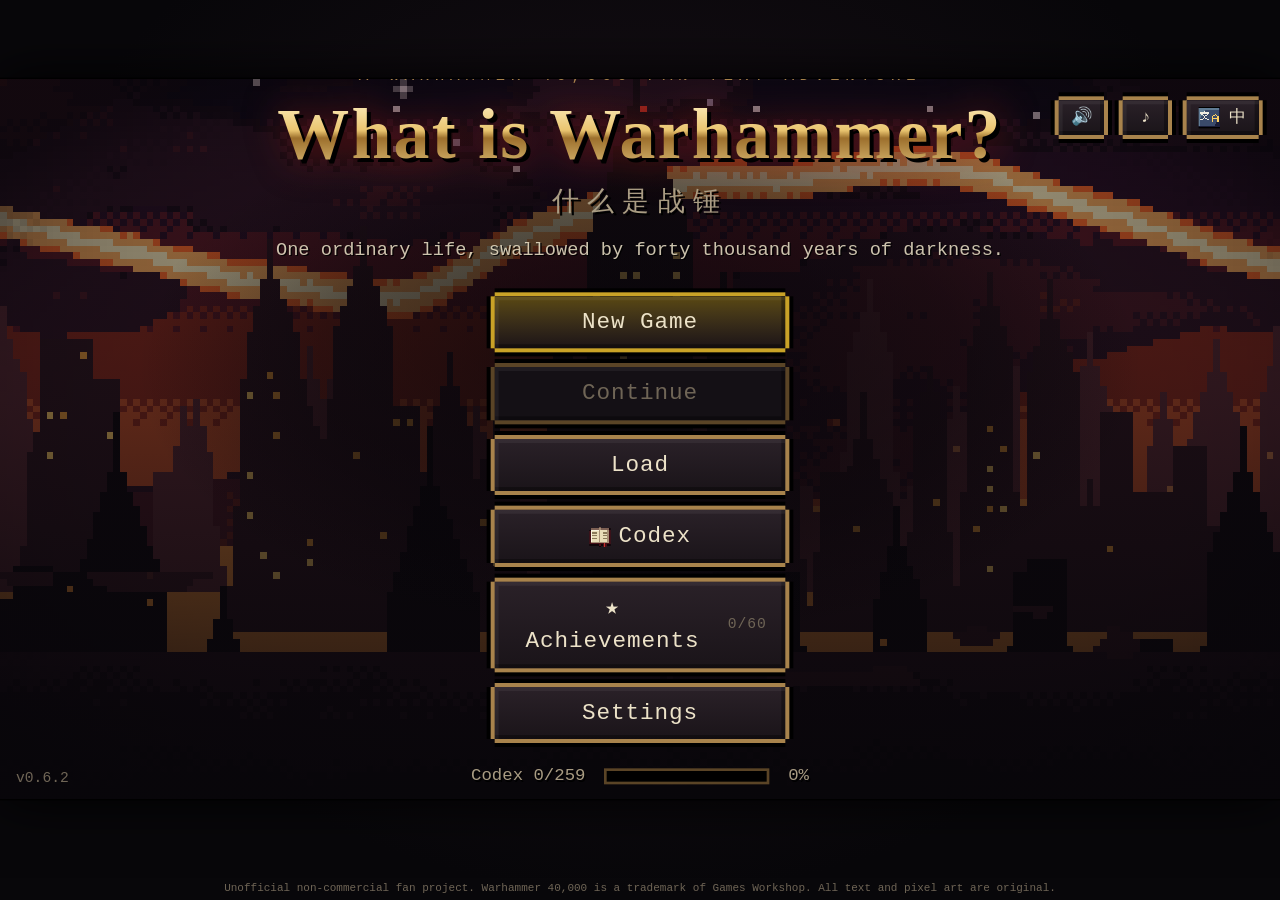
<file: index.html>
<!DOCTYPE html>
<html lang="zh-CN">
<head>
<meta charset="utf-8">
<meta name="viewport" content="width=device-width, initial-scale=1, viewport-fit=cover">
<meta name="description" content="什么是战锤 / What is Warhammer? — an unofficial bilingual pixel-art text adventure about the Warhammer 40,000 setting.">
<title>什么是战锤 / What is Warhammer?</title>
<link rel="stylesheet" href="src/css/style.css">
<script>
  /* Missing / broken data or asset files must never stop the boot. */
  window.WH_LOAD_ERRORS = [];
  function whMissing(el) { window.WH_LOAD_ERRORS.push({file: el.getAttribute("src"), msg: "missing"}); }
  window.addEventListener("error", function (e) {
    if (e && e.filename && /\/(data|assets)\//.test(e.filename)) {
      window.WH_LOAD_ERRORS.push({file: e.filename.replace(/^.*\/(data|assets)\//, "$1/"), msg: e.message});
    }
  });
</script>
</head>
<body>
<div id="viewport">
  <div id="stage-host">
    <div id="stage" class="stage">

      <section id="scr-title" class="screen" aria-label="Title"></section>

      <section id="scr-select" class="screen" aria-label="Faction select" hidden></section>

      <section id="scr-game" class="screen" aria-label="Game" hidden>
        <div class="scene-box" id="scene-box">
          <div class="scene-img" id="scene-img"></div>
          <div class="fx-layer fx-glitch"></div>
          <div class="actor actor-left" id="actor-left"></div>
          <div class="actor actor-right" id="actor-right"></div>
          <div class="fx-layer fx-vignette"></div>
          <div class="fx-layer fx-whispers" id="whispers" aria-hidden="true"></div>
          <div class="ticker px" id="ticker" aria-hidden="true"></div>
        </div>
        <header class="hud" id="hud">
          <div class="stats" id="stats"></div>
          <div class="hud-time">
            <div class="row"><span id="clock-icon"></span><span class="date" id="date"></span></div>
            <div class="row play"><span id="playtime"></span></div>
          </div>
        </header>
        <div class="toolbar">
          <div class="plate-row">
            <div class="chapter-plate px" id="chapter-plate"></div>
            <div class="gather-tag" id="gather-tag" hidden></div>
          </div>
          <nav class="tools" id="tools" aria-label="Menu"></nav>
        </div>
        <div class="dialogue px" id="dialogue" tabindex="0">
          <div class="nameplate" id="nameplate"></div>
          <div class="dlg-text" id="dlg-text" aria-hidden="true"></div>
          <div class="sr-only" id="dlg-live" aria-live="polite"></div>
          <p class="dlg-grudge" id="dlg-grudge" hidden></p>
          <p class="dlg-rumor" id="dlg-rumor" hidden></p>
          <div class="choices" id="choices" role="group"></div>
        </div>
        <div class="fx-layer fx-flash" id="flash"></div>
      </section>

      <section id="scr-ending" class="screen" aria-label="Ending" hidden></section>

      <div id="overlay-root"></div>
    </div>
  </div>
  <footer id="footer"></footer>
</div>

<!-- Load order (SPEC §2, §13): registry → assets/manifest → data/codex → codex_aeldari → codex_necrons → codex_orks → codex_gsc → codex_mechanicus → chronicle → easter_tzeentch → sector → data/events → data/events_taint → events_lore → rumors → data/factions/* (imperium, chaos, tau, aeldari, necrons, orks, gsc, mechanicus) → difficulty → achievements → i18n → save → (audio files → audio, optional) → engine → ui → main -->
<script src="src/js/registry.js"></script>
<script src="assets/manifest.js" onerror="whMissing(this)"></script>
<script src="data/codex.js" onerror="whMissing(this)"></script>
<script src="data/codex_aeldari.js" onerror="whMissing(this)"></script>
<script src="data/codex_necrons.js" onerror="whMissing(this)"></script>
<script src="data/codex_orks.js" onerror="whMissing(this)"></script>
<script src="data/codex_gsc.js" onerror="whMissing(this)"></script>
<script src="data/codex_mechanicus.js" onerror="whMissing(this)"></script>
<script src="data/chronicle.js" onerror="whMissing(this)"></script>
<script src="data/easter_tzeentch.js" onerror="whMissing(this)"></script>
<script src="data/sector.js" onerror="whMissing(this)"></script>
<script src="data/events.js" onerror="whMissing(this)"></script>
<script src="data/events_taint.js" onerror="whMissing(this)"></script>
<script src="data/events_lore.js" onerror="whMissing(this)"></script>
<script src="data/rumors.js" onerror="whMissing(this)"></script>
<script src="data/factions/imperium.js" onerror="whMissing(this)"></script>
<script src="data/factions/chaos.js" onerror="whMissing(this)"></script>
<script src="data/factions/tau.js" onerror="whMissing(this)"></script>
<script src="data/factions/aeldari.js" onerror="whMissing(this)"></script>
<script src="data/factions/necrons.js" onerror="whMissing(this)"></script>
<script src="data/factions/orks.js" onerror="whMissing(this)"></script>
<script src="data/factions/gsc.js" onerror="whMissing(this)"></script>
<script src="data/factions/mechanicus.js" onerror="whMissing(this)"></script>
<script src="data/universal.js" onerror="whMissing(this)"></script>
<script src="data/difficulty.js" onerror="whMissing(this)"></script>
<script src="data/achievements.js" onerror="whMissing(this)"></script>
<script src="src/js/i18n.js"></script>
<script src="src/js/save.js"></script>
<script src="assets/audio/files.js" onerror="whMissing(this)"></script>
<script src="src/js/audio.js" onerror="whMissing(this)"></script>
<script src="src/js/engine.js"></script>
<script src="src/js/ui.js"></script>
<script src="src/js/cloud.js"></script>
<script src="src/js/main.js"></script>
<noscript><p style="color:#eee;padding:20px">This game needs JavaScript. / 本游戏需要启用 JavaScript。</p></noscript>
</body>
</html>
</file>
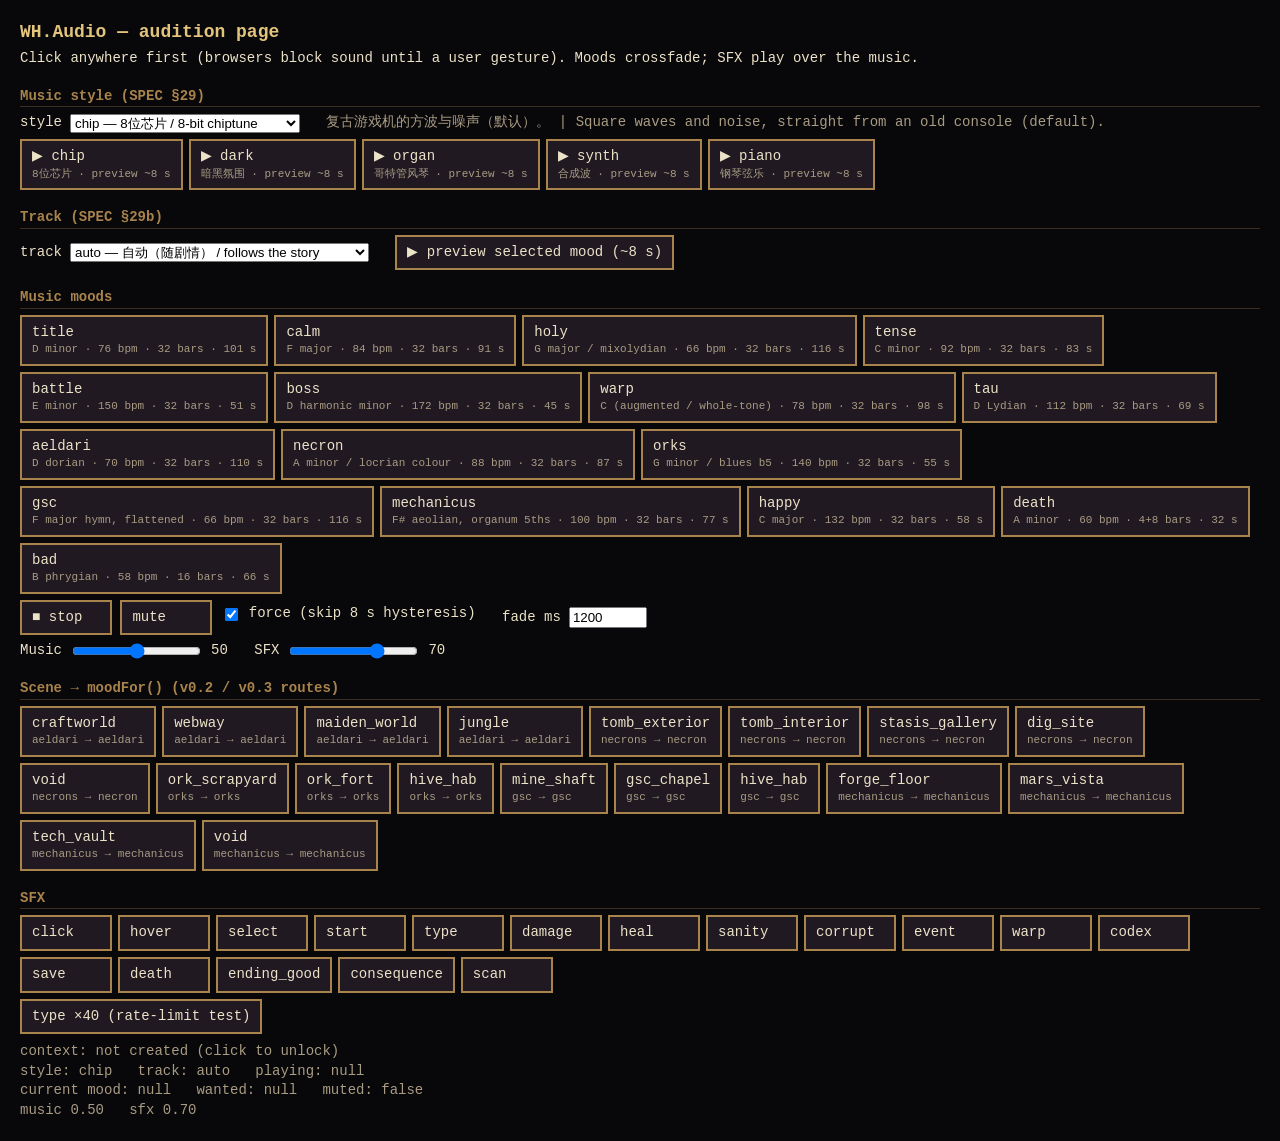
<file: tools/dev/audio_test.html>
<!DOCTYPE html>
<html lang="en">
<head>
<meta charset="utf-8">
<title>Audio test — 什么是战锤</title>
<meta name="viewport" content="width=device-width, initial-scale=1">
<style>
  body { background:#08070a; color:#ece2c8; font:14px/1.4 "Courier New", monospace; margin:20px; }
  h1 { font-size:18px; color:#e3c47c; margin:0 0 4px; }
  h2 { font-size:14px; color:#a8834c; margin:18px 0 6px; border-bottom:1px solid #3a2f25; }
  .grid { display:flex; flex-wrap:wrap; gap:6px; }
  button { background:#201922; color:#ece2c8; border:2px solid #a8834c; padding:6px 10px; font:inherit; cursor:pointer; min-width:92px; text-align:left; }
  button:hover { background:#2c2230; }
  button.on { background:#a8834c; color:#08070a; }
  button small { display:block; color:#a99c83; font-size:11px; }
  button.on small { color:#201922; }
  label { display:inline-flex; gap:8px; align-items:center; margin-right:18px; }
  #status { color:#a99c83; margin-top:8px; white-space:pre; }
  .row { margin:6px 0; }
</style>
</head>
<body>
<h1>WH.Audio — audition page</h1>
<div>Click anywhere first (browsers block sound until a user gesture). Moods crossfade; SFX play over the music.</div>

<h2>Music style (SPEC §29)</h2>
<div class="row">
  <label>style <select id="style"></select></label>
  <span id="styledesc" style="color:#a99c83"></span>
</div>
<div class="grid" id="previews"></div>

<h2>Track (SPEC §29b)</h2>
<div class="row">
  <label>track <select id="track"></select></label>
  <button id="trackprev" style="min-width:0">▶ preview selected mood (~8 s)</button>
  <span id="trackdesc" style="color:#a99c83"></span>
</div>

<h2>Music moods</h2>
<div class="grid" id="moods"></div>
<div class="row">
  <button id="stop">■ stop</button>
  <button id="mute">mute</button>
  <label><input type="checkbox" id="force" checked> force (skip 8 s hysteresis)</label>
  <label>fade ms <input type="number" id="fade" value="1200" min="0" step="100" style="width:70px"></label>
</div>
<div class="row">
  <label>Music <input type="range" id="mv" min="0" max="100" value="50"> <span id="mvv">50</span></label>
  <label>SFX <input type="range" id="sv" min="0" max="100" value="70"> <span id="svv">70</span></label>
</div>

<h2>Scene → moodFor() (v0.2 / v0.3 routes)</h2>
<div class="grid" id="scenes"></div>

<h2>SFX</h2>
<div class="grid" id="sfx"></div>
<div class="row"><button id="typeburst">type ×40 (rate-limit test)</button></div>

<div id="status"></div>

<script src="../../src/js/registry.js"></script>
<script>WH.audioBase = "../../";</script>
<script src="../../assets/audio/files.js" onerror="void 0"></script>
<script src="../../src/js/audio.js"></script>
<script>
(function () {
  var A = WH.Audio, $ = function (id) { return document.getElementById(id); };
  var moodBox = $("moods"), sfxBox = $("sfx");
  function status() {
    var c = A._ctx();
    $("status").textContent = "context: " + (c ? c.state + "  t=" + c.currentTime.toFixed(1) + "s" : "not created (click to unlock)") +
      "\nstyle: " + A.getStyle() + (A.isPreviewing() ? "   (previewing)" : "") + "   track: " + A.getTrack() +
      "   playing: " + A.getPlayingMood() +
      "\ncurrent mood: " + A.current() + "   wanted: " + A.wanted() + "   muted: " + A.isMuted() +
      "\nmusic " + A.getMusicVolume().toFixed(2) + "   sfx " + A.getSfxVolume().toFixed(2);
    [].forEach.call(moodBox.children, function (b) { b.classList.toggle("on", b.dataset.mood === A.current()); });
    $("mute").textContent = A.isMuted() ? "unmute" : "mute";
  }
  document.addEventListener("pointerdown", function () { A.unlock(); }, true);
  function buildMoods() {                       // mood buttons describe the song of the selected style
    moodBox.innerHTML = "";
    A.moods.forEach(function (m) {
      var info = A.songInfo(m, A.getStyle()), b = document.createElement("button");
      b.dataset.mood = m;
      b.innerHTML = m + "<small>" + info.key + " · " + info.bpm + " bpm · " + (info.introBars ? info.introBars + "+" : "") + info.loopBars + " bars · " + info.loopSec.toFixed(0) + " s</small>";
      b.onclick = function () { A.unlock(); A.setMood(m, {force: $("force").checked, fade: +$("fade").value}); A.sfx("click"); status(); };
      moodBox.appendChild(b);
    });
  }
  A.getStyles().forEach(function (st) {
    var o = document.createElement("option"); o.value = st.id; o.textContent = st.id + " — " + st.name.zh + " / " + st.name.en; $("style").appendChild(o);
    var b = document.createElement("button"); b.dataset.preview = st.id;
    b.innerHTML = "▶ " + st.id + "<small>" + st.name.zh + " · preview ~8 s</small>";
    b.onclick = function () { A.unlock(); A.previewStyle(st.id); status(); };
    $("previews").appendChild(b);
  });
  function styleDesc() { var st = A.getStyles().filter(function (x) { return x.id === A.getStyle(); })[0]; $("styledesc").textContent = st ? st.desc.zh + " | " + st.desc.en : ""; }
  A.getMoods().forEach(function (m) { buildTrackOption(m); });
  function buildTrackOption(m) {
    if (!$("track").children.length) { var a = document.createElement("option"); a.value = "auto"; a.textContent = "auto — 自动（随剧情） / follows the story"; $("track").appendChild(a); }
    var o = document.createElement("option"); o.value = m.id; o.textContent = m.group + " · " + m.id + " — " + m.zh + " / " + m.en; $("track").appendChild(o);
  }
  $("track").onchange = function () { A.unlock(); var r = A.setTrack(this.value); $("trackdesc").textContent = "track = " + r; status(); };
  $("trackprev").onclick = function () { A.unlock(); var v = $("track").value; $("trackdesc").textContent = v === "auto" ? "pick a mood first" : "previewMood(" + v + ") = " + A.previewMood(v); status(); };
  $("style").onchange = function () { A.unlock(); A.setStyle(this.value); buildMoods(); styleDesc(); status(); };
  buildMoods(); styleDesc();
  A.sfxNames.forEach(function (s) {
    var b = document.createElement("button");
    b.textContent = s;
    b.onclick = function () { A.unlock(); A.sfx(s); };
    b.onmouseenter = function () { A.sfx("hover"); };
    sfxBox.appendChild(b);
  });
  [["craftworld", "aeldari"], ["webway", "aeldari"], ["maiden_world", "aeldari"], ["jungle", "aeldari"],
   ["tomb_exterior", "necrons"], ["tomb_interior", "necrons"], ["stasis_gallery", "necrons"], ["dig_site", "necrons"], ["void", "necrons"],
   ["ork_scrapyard", "orks"], ["ork_fort", "orks"], ["hive_hab", "orks"],
   ["mine_shaft", "gsc"], ["gsc_chapel", "gsc"], ["hive_hab", "gsc"],
   ["forge_floor", "mechanicus"], ["mars_vista", "mechanicus"], ["tech_vault", "mechanicus"], ["void", "mechanicus"]
  ].forEach(function (sf) {
    var b = document.createElement("button"), node = {scene: sf[0]}, m = A.moodFor(node, {stats: {sanity: 90}}, sf[1]);
    b.innerHTML = sf[0] + "<small>" + sf[1] + " → " + m + "</small>";
    b.onclick = function () { A.unlock(); A.setMood(m, {force: $("force").checked, fade: +$("fade").value}); A.sfx(sf[1] === "necrons" || sf[1] === "mechanicus" ? "scan" : "consequence"); status(); };
    $("scenes").appendChild(b);
  });
  $("stop").onclick = function () { A.stop({fade: 800}); status(); };
  $("mute").onclick = function () { A.unlock(); A.mute(!A.isMuted()); status(); };
  $("mv").oninput = function () { $("mvv").textContent = this.value; A.setMusicVolume(this.value / 100); status(); };
  $("sv").oninput = function () { $("svv").textContent = this.value; A.setSfxVolume(this.value / 100); };
  $("typeburst").onclick = function () {
    A.unlock(); var n = 0, ok = 0;
    var iv = setInterval(function () { if (A.sfx("type")) ok++; if (++n >= 40) { clearInterval(iv); $("status").textContent += "\ntype burst: " + ok + "/40 played (rest rate-limited)"; } }, 16);
  };
  setInterval(status, 500); status();
})();
</script>
</body>
</html>
</file>
<file: src/css/style.css>
/* style.css — 什么是战锤 / What is Warhammer?  Owned by: web.
 * Landscape: a fixed 960×540 stage scaled to the window by ui.js (transform). Scenes are 192×108 → exactly ×5.
 * Portrait phones (body.portrait): the stage becomes a normal flowing column (HUD / scene / dialogue).
 */
:root {
  --font: "Zpix", "Fusion Pixel 12px Proportional SC", "Fusion Pixel", "Ark Pixel 12px Proportional zh_cn", "Courier New",
          "Microsoft YaHei", "PingFang SC", "Noto Sans CJK SC", "Noto Sans SC", "WenQuanYi Micro Hei", monospace;
  --font-title: "Noto Serif CJK SC", "Source Han Serif SC", "Songti SC", "SimSun", "Georgia", serif;
  --bg: #08070a;
  --panel: #151118;
  --panel-2: #201922;
  --ink: #ece2c8;
  --ink-dim: #a99c83;
  --ink-faint: #6f6556;
  --brass: #a8834c;
  --brass-hi: #e3c47c;
  --brass-lo: #5a4426;
  --blood: #9b1c1c;
  --accent: #c9a227;
  --accent-lo: color-mix(in srgb, var(--accent) 45%, #000);
  --accent-hi: color-mix(in srgb, var(--accent) 70%, #fff);
  --pb: 3px;
  --c-hp: #c8413b; --c-sanity: #4d8fcf; --c-corruption: #9b3fa6;
  --focus: #ffe08a;
}
/* re-derive accent shades wherever --accent is overridden (custom properties resolve where declared) */
.stage, .fcard, #scr-ending { --accent-lo: color-mix(in srgb, var(--accent) 45%, #000); --accent-hi: color-mix(in srgb, var(--accent) 70%, #fff); }

* { box-sizing: border-box; }
html, body { margin: 0; height: 100%; background: var(--bg); color: var(--ink); font-family: var(--font); }
body { overflow: hidden; -webkit-font-smoothing: antialiased; }
button { font: inherit; color: inherit; }
[hidden] { display: none !important; }
.sr-only { position: absolute !important; width: 1px; height: 1px; padding: 0; margin: -1px; overflow: hidden; clip: rect(0 0 0 0); white-space: nowrap; border: 0; }
img, .px-img { image-rendering: pixelated; image-rendering: crisp-edges; }
.px-img { image-rendering: pixelated; }

/* ---------- viewport / stage ---------- */
#viewport { position: fixed; inset: 0; display: flex; flex-direction: column; background:
  radial-gradient(ellipse at 50% 40%, #1a1118 0%, #08070a 70%); }
#stage-host { position: relative; flex: 1; overflow: hidden; }
.stage { position: absolute; left: 0; top: 0; width: 960px; height: 540px; overflow: hidden; background: #000;
  transform-origin: 0 0; font-size: 16px; line-height: 1.5; box-shadow: 0 0 0 1px #000, 0 0 40px #000; }
#footer { flex: none; text-align: center; font-size: 11px; line-height: 1.4; padding: 3px 8px 4px; color: var(--ink-faint); }
.screen { position: absolute; inset: 0; }

/* ---------- pixel frames ---------- */
.px { position: relative; background: var(--panel);
  box-shadow:
    0 calc(-1 * var(--pb)) 0 0 var(--bc, var(--brass)), 0 var(--pb) 0 0 var(--bc, var(--brass)),
    calc(-1 * var(--pb)) 0 0 0 var(--bc, var(--brass)), var(--pb) 0 0 0 var(--bc, var(--brass)),
    0 calc(-2 * var(--pb)) 0 0 #000, 0 calc(2 * var(--pb)) 0 0 #000,
    calc(-2 * var(--pb)) 0 0 0 #000, calc(2 * var(--pb)) 0 0 0 #000,
    inset var(--pb) var(--pb) 0 0 rgba(255,255,255,.05), inset calc(-1 * var(--pb)) calc(-1 * var(--pb)) 0 0 rgba(0,0,0,.35); }

.btn { --bc: var(--brass); display: inline-flex; align-items: center; justify-content: center; gap: 6px; cursor: pointer;
  border: 0; padding: 7px 14px; min-height: 34px; background: linear-gradient(#2a2128, #1a1419); color: var(--ink);
  letter-spacing: .04em; margin: calc(2 * var(--pb)); transition: transform .08s steps(2), background .1s; }
.btn:hover:not(:disabled) { background: linear-gradient(#3a2d33, #241b21); --bc: var(--brass-hi); color: #fff; }
.btn:active:not(:disabled) { transform: translateY(2px); }
.btn:focus-visible { outline: none; --bc: var(--focus); }
.btn:disabled { cursor: not-allowed; color: var(--ink-faint); --bc: var(--brass-lo); background: #141015; }
.btn.small { padding: 3px 9px; min-height: 26px; font-size: 13px; }
.btn.primary { --bc: var(--accent); background: linear-gradient(var(--accent-lo), #1c1416); }
.btn.primary:hover:not(:disabled) { --bc: var(--accent-hi); }
.btn.danger { --bc: #7a2222; }
:focus-visible { outline: 2px solid var(--focus); outline-offset: 2px; }

/* ---------- art placeholders ---------- */
.ph { display: inline-flex; align-items: center; justify-content: center; text-align: center; overflow: hidden;
  color: #8a7a62; font-size: 10px; line-height: 1.1; word-break: break-all;
  background: repeating-linear-gradient(45deg, #1a1519 0 6px, #141014 6px 12px); border: 2px dashed #4a3b2a; }
.ph-scene { position: relative; width: 100%; height: 100%; font-size: 14px; letter-spacing: .1em; border: 0;
  background: radial-gradient(ellipse at 50% 88%, color-mix(in srgb, var(--accent) 22%, transparent) 0%, transparent 55%),
              linear-gradient(180deg, #07060a 0%, #151018 55%, #1d151b 78%, #0a080b 100%); }
.ph-scene::before { content: ""; position: absolute; inset: 0; background: repeating-linear-gradient(0deg, rgba(255,255,255,.02) 0 2px, transparent 2px 5px); }
.ph-scene::after { content: ""; position: absolute; left: 0; right: 0; top: 72%; height: 2px; background: linear-gradient(90deg, transparent, color-mix(in srgb, var(--accent) 30%, transparent), transparent); }
.ph-scene span { position: relative; padding: 4px 10px; border: 1px solid #3a2f26; color: #6f6150; }
img.px-img.slime.sprite { animation: slime 1.5s steps(4) infinite; transform-origin: 50% 100%; }
.centry img.px-img.slime.sprite { animation: none; }
.slime-wrap { position: relative; display: inline-flex; flex-direction: column; align-items: center; }
.ph-cap { position: absolute; left: 50%; top: -14px; transform: translateX(-50%); font-size: 9px; color: #c7b48a; background: rgba(0,0,0,.7); padding: 0 3px; white-space: nowrap; }
.ph-icon { display: inline-flex; align-items: center; justify-content: center; border: 0; background: none; color: var(--ink-dim); font-size: 15px; }
.sprite { width: calc(var(--w, 48) * var(--ss, 3) * 1px); height: calc(var(--h, 48) * var(--ss, 3) * 1px); }
.sprite.ph { font-size: calc(var(--ss, 3) * 4px); }
.icon { width: calc(var(--w, 16) * var(--ss, 1) * 1px); height: calc(var(--h, 16) * var(--ss, 1) * 1px); flex: none; }
.fit { width: 100% !important; height: 100% !important; object-fit: contain; }

/* ======================= TITLE ======================= */
#scr-title .bg, #scr-select .bg, #scr-ending .bg { position: absolute; inset: 0; }
.bg > img, .bg > .ph { width: 100%; height: 100%; object-fit: cover; }
.bg::after { content: ""; position: absolute; inset: 0; background: linear-gradient(180deg, rgba(8,6,10,.35) 0%, rgba(8,6,10,.55) 45%, rgba(8,6,10,.92) 100%); }
.title-wrap { position: absolute; inset: 0; display: flex; flex-direction: column; align-items: center; justify-content: center; padding-bottom: 18px; }
.title-wrap::before { content: ""; position: absolute; left: 50%; top: 40%; width: 760px; height: 420px; transform: translate(-50%, -50%); pointer-events: none;
  background: radial-gradient(ellipse at center, rgba(6,4,8,.72) 0%, rgba(6,4,8,.4) 45%, transparent 70%); }
.title-wrap > * { position: relative; }
.title-kicker { font-size: 12px; letter-spacing: .35em; color: var(--brass); text-transform: uppercase; margin-bottom: 6px; }
.title-main { font-family: var(--font-title); font-weight: 900; font-size: 68px; line-height: 1.05; margin: 0; letter-spacing: .08em;
  color: #f0d690; background: linear-gradient(#fff3c8 0%, #e9c46f 45%, #9c6f2c 55%, #e3c47c 100%); -webkit-background-clip: text; background-clip: text; -webkit-text-fill-color: transparent;
  filter: drop-shadow(3px 3px 0 #000) drop-shadow(0 0 14px rgba(160, 30, 20, .55)); text-align: center; }
html[lang=en] .title-main { font-size: 54px; letter-spacing: .03em; }
.title-sub { font-family: var(--font-title); font-size: 20px; letter-spacing: .32em; color: var(--ink-dim); margin-top: 6px; text-shadow: 2px 2px 0 #000; }
.title-tag { font-size: 14px; color: var(--ink); opacity: .85; margin: 12px 0 18px; text-shadow: 1px 1px 0 #000; text-align: center; padding: 0 16px; }
.menu { display: flex; flex-direction: column; align-items: stretch; width: 230px; gap: 2px; }
.menu .btn { width: auto; font-size: 17px; }
.title-meta { margin-top: 12px; display: flex; gap: 16px; align-items: center; font-size: 13px; color: var(--ink-dim); text-shadow: 1px 1px 0 #000; }
.title-meta .meter { width: 120px; height: 8px; background: #000; box-shadow: 0 0 0 2px var(--brass-lo); }
.title-meta .meter i { display: block; height: 100%; background: var(--brass-hi); }
.corner { position: absolute; top: 10px; right: 10px; display: flex; gap: 2px; z-index: 5; }
.corner-left { left: 10px; right: auto; }
.version { position: absolute; left: 12px; bottom: 8px; font-size: 11px; color: var(--ink-faint); }
.notice { position: absolute; left: 50%; bottom: 8px; transform: translateX(-50%); max-width: 80%; font-size: 11px; color: #e7a35b; text-align: center; background: rgba(0,0,0,.6); padding: 3px 8px; }

/* ======================= FACTION SELECT ======================= */
.select-wrap { position: absolute; inset: 0; display: flex; flex-direction: column; align-items: center; padding: 22px 24px 18px; }
.select-wrap h2 { font-family: var(--font-title); font-size: 28px; letter-spacing: .2em; margin: 4px 0 16px; color: var(--brass-hi); text-shadow: 2px 2px 0 #000; }
.cards { display: flex; gap: 22px; justify-content: center; align-items: stretch; flex: 0 1 400px; min-height: 0; width: 100%; margin: auto 0; }
.select-wrap h2 + .cards { margin-top: 0; }
/* SPEC §37.8: the opening screen with two big options (main = choices decide the faction, second = pick a faction first) */
.start-opts { display: flex; flex-direction: column; align-items: center; gap: 18px; margin: auto 0; width: 100%; }
.start-opt { position: relative; display: flex; flex-direction: column; align-items: center; gap: 6px; width: min(640px, 100%); padding: 16px 28px 18px; text-align: center; line-height: 1.45; cursor: pointer; }
.start-opt b { font-family: var(--font-title); font-size: 20px; letter-spacing: .14em; color: var(--ink); }
.start-opt .so-desc { font-size: 14px; color: var(--ink); max-width: 520px; }
.start-opt small { font-size: 12px; color: var(--ink-dim); }
.start-opt.main { width: min(780px, 100%); padding: 20px 32px 22px; background: linear-gradient(180deg, color-mix(in srgb, var(--brass) 22%, var(--panel)), var(--panel) 60%); }
.start-opt.main b { font-size: 28px; color: var(--brass-hi); text-shadow: 2px 2px 0 #000; }
.start-opt.main .so-desc { font-size: 15px; }
.start-opt .portrait { height: 110px; width: 100%; display: flex; align-items: flex-end; justify-content: center; --ss: 2.5; }
.start-opt .portrait .sprite { animation: bob 1.6s steps(2) infinite; }
.so-badge { position: absolute; top: 10px; right: 12px; padding: 2px 10px; font-size: 11px; letter-spacing: .14em; background: var(--brass-hi); color: #1a140a; }
.fx-off .start-opt .portrait .sprite { animation: none; }
body.portrait .start-opts { margin: 8px 0 0; }
body.portrait .start-opt .portrait { height: 90px; --ss: 2; }
body.portrait .start-opt.main b { font-size: 22px; }
.fcard { --bc: var(--accent-lo); flex: 0 1 270px; display: flex; flex-direction: column; align-items: center; text-align: center; cursor: pointer; border: 0;
  padding: 0 0 14px; margin: calc(2 * var(--pb)); background: linear-gradient(180deg, var(--accent-lo) 0 64px, var(--panel) 64px); transition: transform .12s steps(3); }
.fcard:hover, .fcard:focus-visible { --bc: var(--accent); transform: translateY(-4px); outline: none; }
.fcard .portrait { margin-top: 10px; height: 150px; width: 100%; display: flex; align-items: flex-end; justify-content: center; --ss: 3;
  background: radial-gradient(70px 9px at 50% 96%, rgba(0,0,0,.6), transparent); }
.fcard .portrait .sprite { animation: bob 1.6s steps(2) infinite; }
.fcard .fname { font-family: var(--font-title); font-size: 24px; font-weight: 700; color: var(--accent-hi); margin-top: 8px; text-shadow: 2px 2px 0 #000; }
.fcard .frole { font-size: 13px; color: var(--ink-dim); margin-top: 2px; }
.fcard .ftag { font-size: 14px; margin: 10px 16px 0; min-height: 42px; color: var(--ink); }
.fcard .fstats { display: flex; gap: 10px; margin-top: auto; padding-top: 10px; font-size: 12px; color: var(--ink-dim); }
.fcard .fstats span { display: inline-flex; align-items: center; gap: 3px; }
.fcard .go { margin-top: 10px; font-size: 14px; color: var(--accent-hi); letter-spacing: .2em; }
.empty-msg { margin: auto; text-align: center; color: var(--ink-dim); }

/* ======================= GAME ======================= */
#scr-game { --dlg-h: 170px; }
.scene-box { position: absolute; inset: 0; overflow: hidden; background: #000; }
.scene-img { position: absolute; inset: 0; }
.scene-img > * { position: absolute; inset: 0; width: 100%; height: 100%; object-fit: cover; transition: opacity .45s; }
.scene-img > .leaving { opacity: 0; }
.actor { position: absolute; bottom: calc(var(--dlg-h) + 22px); --ss: 3; display: flex; flex-direction: column; align-items: center; z-index: 2; transition: opacity .3s; }
.actor-left { left: 36px; }
.actor-right { right: 36px; }
.actor { --glow: var(--accent); --rim: rgba(255, 236, 200, .42); }
.actor-right { --glow: #b8402f; --rim: rgba(255, 210, 190, .38); }
.actor .sprite { max-height: calc(540px - var(--dlg-h) - 110px); width: auto;
  filter: drop-shadow(2px 0 0 var(--rim)) drop-shadow(-2px 0 0 var(--rim)) drop-shadow(0 -2px 0 var(--rim)) drop-shadow(0 5px 0 rgba(0,0,0,.55)); }
.actor::before { content: ""; position: absolute; left: -30%; right: -30%; top: 2%; bottom: -4%; z-index: -1; pointer-events: none;
  background: radial-gradient(ellipse 50% 50% at 50% 58%, color-mix(in srgb, var(--glow) 34%, transparent) 0%, color-mix(in srgb, var(--glow) 12%, transparent) 55%, transparent 75%); }
.actor.dim::before { opacity: .5; }
.actor:empty::before, .actor:empty::after { display: none; }
.actor .ph.sprite { width: calc(var(--w, 48) * var(--ss) * 1px); }
.actor .bob { animation: bob 1.4s steps(2) infinite; }
.actor-right .bob { animation-duration: 1.1s; }
.actor.dim { opacity: .55; }
.actor.hit .sprite { animation: hit .45s steps(6); }
.actor.lunge .sprite { animation: lunge .4s steps(4); }
.actor::after { content: ""; position: absolute; bottom: -6px; left: 50%; width: 70%; height: 10px; transform: translateX(-50%); background: rgba(0,0,0,.45); border-radius: 50%; z-index: -1; }

.hud { position: absolute; top: 0; left: 0; right: 0; height: 50px; z-index: 10; display: flex; align-items: center; gap: 14px; padding: 0 14px;
  background: linear-gradient(180deg, rgba(10,8,12,.95), rgba(10,8,12,.82)); box-shadow: 0 3px 0 0 var(--accent-lo), 0 6px 0 0 rgba(0,0,0,.6); }
.stats { display: flex; gap: 12px; flex: none; }
.stat { position: relative; display: flex; align-items: center; gap: 6px; width: 132px; --ss: 2; }
.stat .col { flex: 1; min-width: 0; }
.stat .lab { display: flex; justify-content: space-between; font-size: 12px; line-height: 1.2; color: var(--ink-dim); white-space: nowrap; }
.stat .lab b { color: var(--ink); font-weight: normal; font-variant-numeric: tabular-nums; }
.stat .bar { height: 8px; margin-top: 3px; background: #050405; box-shadow: 0 0 0 2px #000, 0 0 0 3px #3a2f28; position: relative; }
.stat .bar i { display: block; height: 100%; width: 50%; background: var(--c); transition: width .6s steps(12);
  box-shadow: inset 0 2px 0 rgba(255,255,255,.25), inset 0 -2px 0 rgba(0,0,0,.3); }
.stat.low .bar i { animation: blink 1s steps(2) infinite; }
.stat .ph-icon { width: 32px; height: 32px; font-size: 20px; color: var(--c); }
.hud-time { margin-left: auto; display: flex; flex-direction: column; align-items: flex-end; gap: 1px; font-size: 14px; white-space: nowrap; --ss: 1; }
.hud-time .row { display: flex; align-items: center; gap: 6px; }
.hud-time .date { color: var(--brass-hi); font-variant-numeric: tabular-nums; letter-spacing: .02em; }
.hud-time .play { font-size: 12px; color: var(--ink-dim); }
.date.warping { color: #d27cff; animation: jitter .09s steps(2) infinite; text-shadow: 2px 0 #f0f, -2px 0 #0ff; }

.toolbar { position: absolute; top: 58px; left: 10px; right: 10px; z-index: 9; display: flex; align-items: flex-start; justify-content: space-between; pointer-events: none; }
.toolbar > * { pointer-events: auto; }
.chapter-plate { --bc: var(--accent-lo); padding: 3px 12px; margin: calc(2 * var(--pb)); font-size: 13px; color: var(--accent-hi); background: rgba(16,12,16,.88); letter-spacing: .06em; }
.chapter-plate b { color: var(--ink); font-weight: normal; margin-left: 6px; }
.tools { display: flex; flex-wrap: wrap; justify-content: flex-end; gap: 0; --ss: 1; }
.tools .btn { padding: 2px 9px; min-height: 26px; font-size: 13px; margin: 5px 4px; background: rgba(22,17,22,.9); }

.ticker { position: absolute; top: 96px; left: 50%; transform: translateX(-50%); z-index: 11; pointer-events: none; padding: 4px 16px; font-size: 15px;
  color: var(--brass-hi); background: rgba(10,8,12,.9); --bc: var(--brass); white-space: nowrap; opacity: 0; }
.ticker.show { animation: ticker 1.9s steps(16) forwards; }
.ticker.warp { color: #e3a6ff; --bc: #8a3fbf; }

.dialogue { position: absolute; left: 14px; right: 14px; bottom: 12px; z-index: 8; padding: 20px 20px 12px; --bc: var(--accent-lo);
  background: linear-gradient(180deg, rgba(20,15,20,.94), rgba(12,9,13,.97)); min-height: 140px; cursor: default; }
.dialogue:focus { outline: none; }
.dialogue:focus-visible { --bc: var(--focus); }
.nameplate { position: absolute; top: -17px; left: 18px; padding: 2px 12px; font-size: 14px; color: #160f0b; background: var(--accent); --bc: #000;
  letter-spacing: .06em; box-shadow: 0 -3px 0 0 #000, 0 3px 0 0 #000, -3px 0 0 0 #000, 3px 0 0 0 #000; }
.nameplate.narration { display: none; }
.dlg-text { font-size: 17px; line-height: 1.65; white-space: pre-wrap; min-height: 28px; color: var(--ink); text-shadow: 1px 1px 0 #000; }
.dlg-text.narr { color: #d9cdb0; }
html[lang=en] .dlg-text.narr, html[lang=en] .fcard .ftag { font-style: italic; }
.dlg-text .caret { display: inline-block; width: .55em; height: 1em; vertical-align: -2px; margin-left: 2px; background: var(--accent); animation: blink .8s steps(2) infinite; }
.choices { display: grid; grid-template-columns: 1fr 1fr; gap: 4px 10px; margin-top: 10px; }
.choices.hidden-until > * { visibility: hidden; }
.choices.one { grid-template-columns: 1fr; }
.choice { --bc: var(--brass-lo); text-align: left; justify-content: flex-start; padding: 6px 10px; min-height: 36px; font-size: 15px; margin: 6px; background: linear-gradient(#211a21, #171217); }
.choice .num { flex: none; width: 20px; height: 20px; display: inline-flex; align-items: center; justify-content: center; font-size: 12px; color: #120d0a; background: var(--brass); }
.choice:hover:not(:disabled) .num, .choice:focus-visible .num { background: var(--brass-hi); }
.choice .ct { flex: 1; min-width: 0; }
.choice .badge { flex: none; font-size: 12px; padding: 1px 6px; color: #ffcf9a; background: #5a1c14; box-shadow: 0 0 0 1px #a5432b; }
.choice.locked { color: var(--ink-faint); --bc: #2f2722; background: #110d11; }
.choice.locked .num { background: #3d342c; }
.choice .hint { display: block; font-size: 11px; color: #8d7b62; margin-top: 1px; }
.choice.forced { --bc: var(--blood); color: #ffb3a8; }
.choice.ending { --bc: var(--accent); color: var(--accent-hi); justify-content: center; }
.choices .fade-in { animation: fadeUp .28s steps(4) both; }

/* ---------- FX layers ---------- */
.fx-layer { position: absolute; inset: 0; pointer-events: none; }
.fx-vignette { z-index: 3; opacity: 0; transition: opacity 1s; background: radial-gradient(ellipse at 50% 45%, transparent 45%, rgba(150, 0, 0, .55) 100%); }
#scr-game.corrupt .fx-vignette { opacity: 1; animation: pulse 3.2s ease-in-out infinite; }
.fx-flash { z-index: 12; background: #c0141c; opacity: 0; }
.fx-flash.on { animation: flash .45s steps(3); }
.fx-glitch { z-index: 4; opacity: 0; background:
  repeating-linear-gradient(0deg, rgba(255,0,90,.12) 0 2px, transparent 2px 7px),
  linear-gradient(90deg, rgba(0,255,230,.10), rgba(255,0,200,.12)); mix-blend-mode: screen; }
.glitching .fx-glitch { opacity: 1; animation: slices .18s steps(3) infinite; }
.glitching .scene-img { animation: jitter .1s steps(2) infinite; filter: drop-shadow(5px 0 0 rgba(255,0,70,.75)) drop-shadow(-5px 0 0 rgba(0,230,255,.7)) saturate(1.6) hue-rotate(-15deg); }
.glitching .actor .sprite { filter: drop-shadow(3px 0 0 rgba(255,0,70,.8)) drop-shadow(-3px 0 0 rgba(0,230,255,.8)); }
#scr-game.insane .scene-img { animation: breathe 7s ease-in-out infinite; }
#scr-game.insane .dlg-text { animation: wobble 5s steps(5) infinite; }
.fx-whispers { z-index: 5; overflow: hidden; }
.whisper { position: absolute; font-size: 15px; color: rgba(220, 200, 255, .0); letter-spacing: .2em; white-space: nowrap; text-shadow: 0 0 6px rgba(160, 80, 255, .8);
  animation: whisper 3.2s ease-in-out forwards; font-style: italic; }
.shake { animation: shake .42s steps(6); }
.floater { position: absolute; left: 34px; top: 30px; font-size: 15px; font-weight: bold; pointer-events: none; z-index: 20; white-space: nowrap;
  text-shadow: 2px 2px 0 #000, -1px -1px 0 #000; animation: floatUp 1.5s steps(14) forwards; }
.floater.neg { color: #ff6b5e; } .floater.pos { color: #8ff08a; }
.floater.bad.pos { color: #e070ff; } .floater.bad.neg { color: #9fe0ff; }

/* ---------- chapter card ---------- */
.chapter-card { position: absolute; inset: 0; z-index: 40; display: flex; flex-direction: column; align-items: center; justify-content: center; background: #050405;
  cursor: pointer; animation: cardIn 2.6s steps(20) forwards; }
.chapter-card .k { font-size: 14px; letter-spacing: .6em; color: var(--accent); margin-left: .6em; }
.chapter-card .t { font-family: var(--font-title); font-size: 42px; font-weight: 700; color: var(--ink); margin: 10px 0; letter-spacing: .12em; text-shadow: 3px 3px 0 #000; text-align: center; padding: 0 20px; }
.chapter-card .rule { width: 260px; height: 3px; background: linear-gradient(90deg, transparent, var(--accent), transparent); }
.chapter-card .f { margin-top: 12px; font-size: 13px; color: var(--ink-dim); letter-spacing: .1em; }

/* ---------- modals ---------- */
.modal-back { position: absolute; inset: 0; z-index: 50; background: rgba(4, 3, 5, .78); display: flex; align-items: center; justify-content: center; }
.modal { --bc: var(--brass); width: 820px; max-width: calc(100% - 40px); max-height: calc(100% - 44px); display: flex; flex-direction: column; background: linear-gradient(#1c161c, #120e12); }
.modal.narrow { width: 470px; }
.modal-head { display: flex; align-items: center; gap: 10px; padding: 10px 14px 8px; border-bottom: 3px solid #000; box-shadow: 0 2px 0 var(--brass-lo); --ss: 2; }
.modal-head h3 { margin: 0; font-family: var(--font-title); font-size: 20px; letter-spacing: .12em; color: var(--brass-hi); flex: 1; }
.modal-head .sub { font-size: 13px; color: var(--ink-dim); }
.modal-body { padding: 12px 14px; overflow-y: auto; min-height: 0; scrollbar-color: var(--brass-lo) #0b090b; }
.modal-foot { display: flex; gap: 4px; padding: 6px 10px 10px; justify-content: flex-end; align-items: center; flex-wrap: wrap; border-top: 2px solid #000; }
.modal-foot .note { margin-right: auto; font-size: 12px; color: #e7a35b; }
.tabs { display: flex; flex-wrap: wrap; gap: 0; margin-bottom: 8px; }
.tabs .btn { font-size: 13px; padding: 2px 10px; min-height: 26px; }
.tabs .btn[aria-selected="true"] { --bc: var(--brass-hi); background: linear-gradient(#4a3a26, #2a2016); color: #fff; }
.codex-sec h4 { margin: 10px 0 6px; font-size: 14px; color: var(--brass); letter-spacing: .2em; border-bottom: 1px dashed var(--brass-lo); padding-bottom: 3px; }
.codex-grid { display: grid; grid-template-columns: 1fr 1fr; gap: 8px; }
.centry { display: flex; gap: 10px; padding: 8px; background: rgba(255,255,255,.03); box-shadow: inset 0 0 0 1px #2e2520; }
.centry .pic { width: 56px; height: 56px; flex: none; display: flex; align-items: center; justify-content: center; background: #0b090b; box-shadow: inset 0 0 0 2px #2e2520; }
.centry .pic > * { max-width: 48px; max-height: 48px; }
.centry .pic .ph { font-size: 8px; width: 48px; height: 48px; }
.centry .nm { font-size: 15px; color: var(--brass-hi); }
.centry .fa { font-size: 11px; color: var(--ink-faint); margin-left: 6px; }
.centry .tx { font-size: 13px; color: var(--ink); line-height: 1.45; margin-top: 2px; }
.centry.locked .nm { color: var(--ink-faint); letter-spacing: .3em; }
.centry.locked .pic > * { filter: grayscale(1) brightness(.16) contrast(1.4); }
.slots { display: grid; grid-template-columns: 1fr 1fr; gap: 10px; }
.slot { --bc: var(--brass-lo); display: block; text-align: left; padding: 8px 12px; margin: calc(2 * var(--pb)); cursor: pointer; border: 0; background: linear-gradient(#211a21, #161116); min-height: 112px; position: relative; width: calc(100% - 4 * var(--pb)); }
.slot:hover:not(:disabled), .slot:focus-visible { --bc: var(--brass-hi); outline: none; }
.slot:disabled { cursor: default; opacity: .55; }
.slot .sh { display: flex; justify-content: space-between; align-items: center; font-size: 13px; color: var(--ink-dim); letter-spacing: .1em; }
.slot .fac { font-size: 16px; margin-top: 3px; }
.slot .ln { font-size: 13px; color: var(--ink); line-height: 1.5; }
.slot .ln.dim { color: var(--ink-dim); font-size: 12px; }
.slot .emp { color: var(--ink-faint); margin-top: 26px; text-align: center; }
.slot-wrap { position: relative; }
.slot-wrap .del { position: absolute; right: 12px; bottom: 10px; z-index: 2; }
.seg { display: flex; flex-wrap: wrap; gap: 0; }
.seg .btn { min-width: 64px; }
.seg .btn[aria-pressed="true"] { --bc: var(--brass-hi); background: linear-gradient(#4a3a26, #2a2016); color: #fff; }
.setrow { display: flex; align-items: center; gap: 12px; margin: 6px 0 10px; }
.setrow > label, .setrow > span.k { width: 110px; color: var(--ink-dim); font-size: 14px; }
.vol-wrap { display: inline-flex; align-items: center; gap: 10px; }
.vol { -webkit-appearance: none; appearance: none; width: 200px; height: 10px; background: #050405; box-shadow: 0 0 0 2px #000, 0 0 0 3px var(--brass-lo); cursor: pointer; }
.vol::-webkit-slider-thumb { -webkit-appearance: none; width: 14px; height: 18px; background: var(--brass-hi); box-shadow: 0 0 0 2px #000; border: 0; }
.vol::-moz-range-thumb { width: 14px; height: 18px; background: var(--brass-hi); box-shadow: 0 0 0 2px #000; border: 0; border-radius: 0; }
.vol:focus-visible { outline: 2px solid var(--focus); outline-offset: 4px; }
.vol-val { width: 42px; font-size: 13px; color: var(--ink-dim); font-variant-numeric: tabular-nums; }
.sound-btn { min-width: 34px; }
/* ---------- lore cards ---------- */
.lore-back { position: absolute; inset: 0; z-index: 48; display: flex; align-items: center; justify-content: center; background: rgba(4,3,5,.55); }
.lore-card { --bc: var(--cat); display: flex; gap: 16px; width: 600px; max-width: calc(100% - 32px); max-height: calc(100% - 40px); overflow-y: auto; padding: 16px 18px 12px;
  background: linear-gradient(180deg, #1f1820, #120e12); animation: loreIn .35s steps(5); }
.lore-pic { flex: none; width: 150px; min-height: 150px; display: flex; align-items: center; justify-content: center; --ss: 3;
  background: radial-gradient(ellipse at 50% 60%, color-mix(in srgb, var(--cat) 30%, transparent), transparent 70%); }
.lore-pic .sprite { max-width: 150px; max-height: 170px; width: auto; filter: drop-shadow(2px 0 0 rgba(255,236,200,.35)) drop-shadow(-2px 0 0 rgba(255,236,200,.35)); }
.lore-main { flex: 1; min-width: 0; display: flex; flex-direction: column; }
.lore-top { display: flex; align-items: center; gap: 8px; font-size: 12px; }
.lore-cat { padding: 1px 8px; color: #120c08; background: var(--cat); letter-spacing: .15em; box-shadow: 0 0 0 2px #000; }
.lore-new { color: var(--brass-hi); letter-spacing: .1em; }
.lore-count { margin-left: auto; color: var(--ink-dim); font-variant-numeric: tabular-nums; }
.lore-name { font-family: var(--font-title); font-size: 24px; margin: 6px 0 4px; color: var(--ink); text-shadow: 2px 2px 0 #000; }
.lore-text { margin: 0; font-size: 15px; line-height: 1.6; }
.lore-more { margin: 8px 0 0; font-size: 14px; line-height: 1.6; color: var(--ink-dim); border-top: 1px dashed #3a2f28; padding-top: 6px; }
.lore-btns { display: flex; align-items: center; justify-content: flex-end; gap: 2px; margin-top: auto; padding-top: 10px; flex-wrap: wrap; }
.lore-opts { margin-right: auto; display: flex; flex-direction: column; gap: 2px; }
.lore-new.known { color: #9fd8a0; }
.lore-auto { margin-right: auto; display: inline-flex; align-items: center; gap: 6px; font-size: 12px; color: var(--ink-dim); cursor: pointer; }
.lore-auto input { accent-color: var(--brass-hi); width: 15px; height: 15px; }
@keyframes loreIn { from { opacity: 0; transform: translateY(8px) scale(.97); } to { opacity: 1; transform: none; } }
.fx-off .lore-card { animation: none; }
/* keyword links in dialogue */
.kw { position: relative; cursor: pointer; text-decoration: underline dotted var(--accent-hi); text-decoration-thickness: 2px; text-underline-offset: 4px; }
.kw:hover { color: var(--accent-hi); }
.kw-tip { display: none; position: absolute; left: 0; bottom: calc(100% + 6px); z-index: 30; width: 280px; padding: 6px 9px; font-size: 12px; line-height: 1.5; font-style: normal;
  white-space: normal; color: var(--ink); background: #0f0b0f; box-shadow: 0 0 0 2px var(--accent-lo), 0 0 0 4px #000; text-shadow: none; pointer-events: none; }
.kw-tip b { color: var(--accent-hi); font-weight: normal; }
@media (hover: hover) { .kw:hover .kw-tip { display: block; } }
/* places */
.place-grid { display: grid; grid-template-columns: repeat(3, 1fr); gap: 10px; }
.place-tile { --bc: var(--brass-lo); display: block; padding: 0; margin: calc(2 * var(--pb)); border: 0; cursor: pointer; background: #0b090b; text-align: left; }
.place-tile:hover:not(:disabled), .place-tile:focus-visible { --bc: var(--brass-hi); outline: none; }
.place-tile .thumb { position: relative; aspect-ratio: 16 / 9; overflow: hidden; }
.place-tile .thumb > * { position: absolute; inset: 0; width: 100%; height: 100%; object-fit: cover; }
.place-tile .pn { padding: 4px 8px; font-size: 14px; color: var(--ink); }
.place-tile.locked { cursor: default; }
.place-tile.locked .thumb > *, .place-tile.locked .thumb img, .place-tile.locked .thumb canvas { filter: grayscale(1) brightness(.12) contrast(.9) blur(2px) !important; }
.place-tile.locked .thumb::after { content: "???"; position: absolute; inset: 0; display: flex; align-items: center; justify-content: center; font-size: 20px; letter-spacing: .4em; color: #4d4238; }
.place-tile.locked .pn { color: var(--ink-faint); letter-spacing: .3em; }
.place-detail { display: flex; gap: 16px; margin-top: 10px; align-items: flex-start; }
.place-big { position: relative; flex: 0 0 56%; aspect-ratio: 16 / 9; overflow: hidden; box-shadow: 0 0 0 3px #000, 0 0 0 5px var(--brass-lo); }
.place-info { flex: 1; min-width: 0; }
.place-big > * { position: absolute; inset: 0; width: 100%; height: 100%; object-fit: cover; }
.place-info .fa { font-size: 12px; color: var(--ink-dim); }
.lore-card.place { flex-direction: column; gap: 10px; width: 620px; }
.lore-banner { position: relative; width: 100%; aspect-ratio: 16 / 7; overflow: hidden; flex: none; box-shadow: 0 0 0 2px #000, 0 0 0 4px var(--cat); }
.lore-banner > * { position: absolute; inset: 0; width: 100%; height: 100%; object-fit: cover; }
/* codex views: entries / endings / records */
.views { display: flex; gap: 0; margin: -4px 0 8px; border-bottom: 2px solid #000; box-shadow: 0 2px 0 var(--brass-lo); padding-bottom: 6px; }
.views .btn { font-size: 15px; min-width: 92px; }
.views .btn[aria-selected="true"] { --bc: var(--brass-hi); background: linear-gradient(#5a4526, #2a2016); color: #fff; }
/* SPEC §36: Settings tabs reuse the codex tab bar; four equal tabs across the narrow modal */
.set-tabs { margin: 0 0 12px; }
.set-tabs .btn { min-width: 0; flex: 1; }
.kind.sm { font-size: 11px; padding: 0 6px; letter-spacing: .12em; box-shadow: 0 0 0 2px #000; }
.end-grid { display: grid; grid-template-columns: repeat(3, 1fr); gap: 8px; }
.end-tile { padding: 7px 9px; background: rgba(255,255,255,.035); box-shadow: inset 0 0 0 1px #2e2520, inset 3px 0 0 var(--k, #555); min-height: 70px; }
.end-tile.good { --k: #e3c47c; } .end-tile.bad { --k: #9a8a74; } .end-tile.death { --k: #c0392b; }
.end-tile.locked { opacity: .5; --k: #3a302a; }
.end-tile .etop { display: flex; align-items: center; justify-content: space-between; }
.end-tile .cnt { font-size: 12px; color: var(--brass-hi); }
.end-tile .et { font-size: 15px; color: var(--ink); margin: 5px 0 2px; }
.end-tile.locked .et { letter-spacing: .3em; color: var(--ink-faint); }
.end-tile > .end-pic { display: block; }
.end-tile.locked > .end-pic { margin-bottom: 7px; }
.end-tile.locked > .kind.sm { display: inline-block; line-height: 1.5; }
.end-tile .ec { font-size: 12px; color: #ff9c8c; }
.end-tile .ed { font-size: 11px; color: var(--ink-dim); margin-top: 2px; }
.rec-sum { display: grid; grid-template-columns: repeat(4, 1fr); margin-bottom: 10px; box-shadow: inset 0 0 0 1px #3a2f28; }
.rec-sum > div { padding: 6px 10px; border-right: 1px solid #3a2f28; } .rec-sum > div:last-child { border-right: 0; }
.rec-sum .k, .run-grid .k { font-size: 11px; color: var(--ink-faint); letter-spacing: .12em; }
.rec-sum .v { font-size: 16px; color: var(--brass-hi); }
.run-row { margin-bottom: 8px; padding: 7px 10px; background: rgba(255,255,255,.03); box-shadow: inset 0 0 0 1px #2e2520, inset 3px 0 0 var(--accent); }
.run-top { display: flex; align-items: center; gap: 10px; }
.run-title { font-weight: normal; font-size: 15px; color: var(--ink); }
.run-fac { font-size: 12px; color: var(--accent); filter: brightness(1.3); }
.run-at { margin-left: auto; font-size: 11px; color: var(--ink-faint); }
.run-grid { display: grid; grid-template-columns: 1.3fr 2fr .8fr .6fr .8fr; gap: 8px; margin-top: 4px; }
.run-grid .v { font-size: 13px; color: var(--ink); }
.run-grid .v .sub { font-size: 11px; color: var(--ink-dim); }
.run-gods { display: inline-flex; gap: 3px; }
.run-gods .sprite, .run-gods img { width: 22px !important; height: 22px !important; animation: none !important; }
.confirm-msg { font-size: 15px; margin: 6px 0 4px; line-height: 1.6; }
.toasts { position: absolute; left: 50%; top: auto; bottom: 46%; transform: translateX(-50%); z-index: 60; display: flex; flex-direction: column; align-items: center; gap: 10px; pointer-events: none; }
.toast { padding: 5px 16px; font-size: 14px; --bc: var(--brass); background: rgba(16,12,16,.95); animation: toast 2.6s steps(10) forwards; white-space: nowrap; }

/* ---------- event overlay ---------- */
.event-back { position: absolute; inset: 0; z-index: 45; display: flex; align-items: center; justify-content: center; --god: #8a3fbf; }
.event-back .ebg { position: absolute; inset: 0; }
.event-back .ebg > * { width: 100%; height: 100%; object-fit: cover; filter: saturate(.6) brightness(.55); }
.event-back .ebg::after { content: ""; position: absolute; inset: 0; background: radial-gradient(ellipse at 30% 60%, color-mix(in srgb, var(--god) 35%, transparent), rgba(0,0,0,.82) 75%);
  mix-blend-mode: normal; }
.event-back .scan { position: absolute; inset: 0; pointer-events: none; background: repeating-linear-gradient(0deg, rgba(0,0,0,.25) 0 2px, transparent 2px 4px); }
.event-back.glitching .ebg { animation: jitter .1s steps(2) infinite; }
.event-back.glitching .ebg > * { filter: saturate(1.4) brightness(.7) drop-shadow(6px 0 0 rgba(255,0,70,.7)) drop-shadow(-6px 0 0 rgba(0,230,255,.7)); }
.event-panel { --bc: var(--god); position: relative; width: 860px; max-width: calc(100% - 40px); display: flex; gap: 18px; padding: 18px 20px 14px; background: rgba(12, 8, 13, .93); animation: evIn .5s steps(6); }
.event-side { flex: none; width: 210px; display: flex; flex-direction: column; align-items: center; justify-content: flex-end; gap: 8px; --ss: 3; }
.event-side .sprite { max-width: 210px; max-height: 230px; animation: bob 1.2s steps(2) infinite; filter: drop-shadow(0 0 10px var(--god)); }
.event-side .sigil { --ss: 2; opacity: .9; }
.event-main { flex: 1; min-width: 0; display: flex; flex-direction: column; }
.event-tag { display: flex; align-items: center; gap: 8px; font-size: 13px; letter-spacing: .25em; color: var(--god); filter: brightness(1.5); --ss: 1; }
.event-name { font-family: var(--font-title); font-size: 22px; color: var(--ink); margin: 4px 0 8px; letter-spacing: .08em; text-shadow: 2px 2px 0 #000, 0 0 10px var(--god); }
.event-text { font-size: 17px; line-height: 1.65; white-space: pre-wrap; min-height: 90px; text-shadow: 1px 1px 0 #000; }
.event-result { font-size: 16px; line-height: 1.6; color: #f3dcb3; margin-top: 8px; padding: 8px 10px; background: rgba(255,255,255,.04); box-shadow: inset 3px 0 0 var(--god); white-space: pre-wrap; }
.event-main .choices { grid-template-columns: 1fr; }
.event-main .choice { --bc: color-mix(in srgb, var(--god) 60%, #000); }
.god-khorne { --god: #d8262d; } .god-nurgle { --god: #7fa33a; } .god-tzeentch { --god: #3b8be6; }
.god-slaanesh { --god: #d455b5; } .god-undivided { --god: #c79a3a; } .god-other { --god: #8a7fb0; }

/* ======================= ENDING ======================= */
.ending-wrap { position: absolute; inset: 0; display: flex; align-items: center; justify-content: center; padding: 50px 16px 14px; }
.ending-panel { --bc: var(--accent-lo); width: 900px; max-height: 100%; display: flex; flex-direction: column; background: rgba(14,10,14,.94); padding: 14px 20px 10px; }
/* SPEC §31 ending illustration: a fixed 16:9 box framed in the kind colour (always reserved, so nothing jumps while it decodes).
 * Landscape: picture on the left, head / fate / stats on its right, the story text full width below (a full-width 16:9 picture would
 * not fit the 960×540 stage). Portrait: picture on top at full width, then head, text, fate, stats. Everything but the buttons scrolls. */
.end-pic { --k: #9a8a74; position: relative; box-sizing: content-box; width: calc(100% - 6px); aspect-ratio: 16 / 9; background: #0b090b; border: 3px solid var(--k);
  box-shadow: 0 0 0 3px #000, 0 6px 0 3px #000; overflow: hidden; contain: paint; }
.end-pic.good { --k: #e3c47c; } .end-pic.bad { --k: #9a8a74; } .end-pic.death { --k: #c0392b; }
.end-pic > img { position: absolute; left: 0; top: 0; width: 100%; height: 100%; display: block; object-fit: fill; image-rendering: pixelated; }
.end-pic.locked { --k: #2e2520; background: repeating-linear-gradient(135deg, #0d0b0e 0 6px, #120f13 6px 12px); box-shadow: 0 0 0 2px #000; }
.end-pic.sm { width: calc(100% - 4px); border-width: 2px; box-shadow: 0 0 0 2px #000; margin: 2px 2px 7px; }
.ending-hero { --end-pic-w: 384px; display: grid; grid-template-columns: calc(var(--end-pic-w) + 6px) minmax(0, 1fr); grid-template-rows: auto auto minmax(0, 1fr) auto auto; column-gap: 22px;
  grid-template-areas: "pic head" "pic fate" "pic ." "pic stats" "text text"; margin: 3px 0 10px; padding-left: 3px; }
.ending-hero > .end-pic { grid-area: pic; width: var(--end-pic-w); margin: 0 0 14px; align-self: start; }
.ending-hero > .ending-head { grid-area: head; flex-wrap: wrap; gap: 6px 12px; align-self: start; }
.ending-hero > .ending-fate { grid-area: fate; flex-wrap: wrap; gap: 4px 18px; margin: 8px 0 0; align-self: start; }
.ending-hero > .ending-stats { grid-area: stats; display: grid; grid-template-columns: 1fr 1fr; margin: 0 0 14px; align-self: end; }
.ending-hero > .ending-text { grid-area: text; margin: 2px 0 0; }
.ending-hero .ending-title { order: 3; flex: 1 0 100%; font-size: 28px; line-height: 1.25; }
.ending-hero .ending-fac { order: 2; font-size: 13px; }
.ending-hero .ending-stats > div { border-bottom: 1px solid #3a2f28; }
.ending-hero .ending-stats > div:nth-child(2n) { border-right: 0; }
.ending-hero .ending-stats > div:nth-last-child(-n+2) { border-bottom: 0; }
.ending-head { display: flex; align-items: center; gap: 14px; }
.kind { padding: 3px 12px; font-size: 14px; letter-spacing: .25em; color: #120c08; background: var(--k); box-shadow: 0 0 0 3px #000; }
.kind.good { --k: #e3c47c; } .kind.bad { --k: #9a8a74; } .kind.death { --k: #c0392b; color: #fff; }
.ending-title { font-family: var(--font-title); font-size: 30px; font-weight: 700; margin: 0; color: var(--ink); text-shadow: 2px 2px 0 #000; }
.ending-fac { margin-left: auto; color: var(--accent-hi); font-size: 14px; }
.ending-text { font-size: 14px; color: var(--ink-dim); margin: 6px 0 8px; line-height: 1.5; white-space: pre-line; }   /* SPEC §32.2: alt paragraphs */
.ending-stats { display: flex; gap: 0; margin-bottom: 10px; box-shadow: inset 0 0 0 1px #3a2f28; }
.ending-stats > div { flex: 1; padding: 5px 10px; min-width: 0; border-right: 1px solid #3a2f28; }
.ending-stats > div:last-child { border-right: 0; }
.ending-stats .k { font-size: 11px; color: var(--ink-faint); letter-spacing: .15em; }
.ending-stats .v { font-size: 14px; white-space: nowrap; color: var(--brass-hi); font-variant-numeric: tabular-nums; }
.ending-fate { display: flex; align-items: center; gap: 22px; margin: 0 0 8px; padding: 6px 12px; background: rgba(255,255,255,.035); box-shadow: inset 3px 0 0 var(--k, var(--brass)); }
.ending-fate.death { --k: #c0392b; } .ending-fate.bad { --k: #9a8a74; } .ending-fate.good { --k: #e3c47c; }
.ending-fate .fate { display: flex; align-items: baseline; gap: 8px; }
.ending-fate .k { font-size: 12px; letter-spacing: .2em; color: var(--ink-faint); }
.ending-fate .v { font-size: 18px; color: var(--ink); }
.ending-fate .v.cause { color: #ff9c8c; }
.ending-fate.good .v.cause { color: var(--ink); }
.new-record { margin-left: auto; padding: 2px 10px; font-size: 14px; color: #160f0b; background: var(--brass-hi); box-shadow: 0 0 0 2px #000; letter-spacing: .1em; animation: blink 1.2s steps(2) 3; }
.met-title { font-family: var(--font-title); font-size: 17px; color: var(--brass-hi); letter-spacing: .3em; margin: 0 0 6px; }
.ending-scroll { flex: 1; min-height: 0; overflow-y: auto; padding-right: 6px; scrollbar-color: var(--brass-lo) #0b090b; }
.met { display: grid; grid-template-columns: 1fr 1fr 1fr; gap: 12px; }
.gods { display: grid; grid-template-columns: repeat(4, 1fr); gap: 8px; margin-bottom: 4px; }
.gods .god-card .nm::before { content: "" !important; }
.gods .god-card .pic { width: 52px; height: 52px; }
.gods .god-card .tx { font-size: 12px; }
.gods .god-card.locked { opacity: .55; }
.god-card.god-khorne { box-shadow: inset 3px 0 0 #d8262d; } .god-card.god-nurgle { box-shadow: inset 3px 0 0 #7fa33a; }
.god-card.god-tzeentch { box-shadow: inset 3px 0 0 #3b8be6; } .god-card.god-slaanesh { box-shadow: inset 3px 0 0 #d455b5; }
.god-card.locked { box-shadow: inset 0 0 0 1px #2e2520 !important; }
.met-title + .gods { margin-top: 0; }
.ending-scroll .met-title { margin-top: 8px; }
.centry .tx.more { color: var(--ink-dim); font-size: 12px; margin-top: 4px; border-top: 1px dashed #3a2f28; padding-top: 3px; }
.met h5 { margin: 0 0 4px; font-size: 12px; letter-spacing: .3em; color: var(--accent-hi); border-bottom: 1px dashed var(--accent-lo); padding-bottom: 2px; }
.met .centry { padding: 5px; gap: 8px; margin-bottom: 5px; }
.met .centry .pic { width: 52px; height: 52px; }
.met .centry .tx { font-size: 12px; }
.met .centry .nm::before { content: "✓ "; color: #8ff08a; }
.met .centry.locked .nm::before { content: ""; }
.ending-btns { display: flex; justify-content: center; gap: 6px; margin-top: 8px; flex-wrap: wrap; }

/* ======================= v0.2: CONSEQUENCE BEAT (SPEC §11) ======================= */
.dialogue.cq-mode .dlg-text { opacity: .45; font-size: 15px; line-height: 1.5; max-height: 4.6em; overflow: hidden; transition: opacity .2s; }
.dialogue.cq-mode .dlg-text .kw-tip { display: none !important; }
.conseq { margin-top: 10px; padding: 8px 12px 4px; background: linear-gradient(90deg, color-mix(in srgb, var(--accent) 12%, transparent), rgba(255,255,255,.02) 70%);
  box-shadow: inset 3px 0 0 var(--accent); animation: fadeUp .25s steps(4) both; }
.conseq.fatal { box-shadow: inset 3px 0 0 #c0392b; background: linear-gradient(90deg, rgba(192, 57, 43, .18), rgba(255,255,255,.02) 70%); }
.cq-pick { display: flex; align-items: baseline; gap: 8px; font-size: 13px; color: var(--ink-dim); }
.cq-pick .k { flex: none; font-size: 11px; letter-spacing: .2em; color: var(--accent-hi); opacity: .8; }
.cq-pick .k::after { content: " ▸"; }
.cq-pick .v { color: var(--ink); }
.cq-roll { display: inline-flex; align-items: center; gap: 6px; margin-top: 5px; padding: 1px 8px; font-size: 13px; color: #ffcf9a; background: #3a1712; box-shadow: 0 0 0 1px #a5432b; }
.cq-roll .die { font-size: 15px; }
.cq-roll .arr { color: var(--ink-dim); }
.cq-roll b { font-weight: normal; letter-spacing: .1em; }
.cq-roll.ok { color: #c9f5b4; background: #17301a; box-shadow: 0 0 0 1px #4f9a4a; }
.cq-roll.fail { color: #ffb3a8; background: #3a1414; box-shadow: 0 0 0 1px #b0402f; }
.cq-text { margin-top: 6px; font-size: 17px; line-height: 1.6; color: #f3e4c0; white-space: pre-wrap; text-shadow: 1px 1px 0 #000; }
.cq-text .caret { display: inline-block; width: .55em; height: 1em; vertical-align: -2px; margin-left: 2px; background: var(--accent); animation: blink .8s steps(2) infinite; }
.cq-meta { display: flex; flex-wrap: wrap; align-items: center; gap: 4px 14px; margin-top: 6px; --ss: 1; }
.cq-deltas { display: inline-flex; flex-wrap: wrap; align-items: center; gap: 2px 8px; font-size: 13px; font-variant-numeric: tabular-nums; }
.cq-deltas.big { font-size: 16px; }
.cq-deltas.big .icon { --ss: 1.25; }
.cq-deltas .sep { color: var(--ink-faint); }
.cq-d { display: inline-flex; align-items: center; gap: 4px; }
.cq-d.bad { color: #ff8a7a; } .cq-d.good { color: #9ff09a; }
.cq-d.k-corruption.bad { color: #e08aff; } .cq-d.k-corruption.good { color: #9fe0ff; }
.cq-time { font-size: 13px; color: var(--brass-hi); }
.cq-time.warp { color: #e3a6ff; }
.cq-death { display: flex; align-items: center; gap: 8px; margin-top: 6px; font-size: 15px; color: #ffb3a8; }
.cq-death .tag { padding: 0 7px; font-size: 11px; letter-spacing: .2em; color: #fff; background: #c0392b; box-shadow: 0 0 0 2px #000; }
.cq-foot { display: flex; align-items: flex-end; justify-content: space-between; gap: 10px; }
.cq-left { flex: 1; min-width: 0; padding-bottom: 8px; }
.cq-btns { display: flex; justify-content: flex-end; margin-top: 2px; flex: none; }
.cq-btns .btn { min-width: 160px; margin-right: 0; }
.conseq.typing .cq-foot { visibility: hidden; }
.event-result { padding: 0; background: none; box-shadow: none; }
.event-result .conseq { --accent: var(--god); --accent-hi: color-mix(in srgb, var(--god) 60%, #fff); margin-top: 6px; }
.event-result .cq-text { font-size: 16px; }
.event-result .cq-go { --bc: var(--god); color: #f3dcb3; }

/* ======================= v0.2: CODEX TAXONOMY (SPEC §13) ======================= */
.nbadge { display: inline-block; min-width: 18px; padding: 0 4px; margin-left: 2px; font-size: 11px; line-height: 16px; text-align: center; color: #160f0b;
  background: #ffd66b; box-shadow: 0 0 0 2px #000; animation: blink 1.4s steps(2) 3; }
.race-chips { display: flex; flex-wrap: wrap; gap: 6px; margin: 2px 0 10px; }
.rchip { --rc: #888; position: relative; display: inline-flex; align-items: baseline; gap: 6px; padding: 4px 9px 7px; border: 0; cursor: pointer; font-size: 13px;
  color: var(--ink); background: #110d11; box-shadow: inset 0 0 0 2px color-mix(in srgb, var(--rc) 45%, #000), 0 0 0 1px #000; }
.rchip:hover { box-shadow: inset 0 0 0 2px var(--rc), 0 0 0 1px #000; }
.rchip .rn { color: color-mix(in srgb, var(--rc) 70%, #fff); letter-spacing: .06em; }
.rchip .rcount { font-size: 11px; color: var(--ink-dim); font-variant-numeric: tabular-nums; }
.rchip .rpct { font-size: 10px; color: var(--ink-faint); font-variant-numeric: tabular-nums; }
.rchip .rbar { position: absolute; left: 4px; right: 4px; bottom: 3px; height: 2px; background: rgba(255,255,255,.08); }
.rchip .rbar b { display: block; height: 100%; background: linear-gradient(90deg, var(--rc), var(--rc2)); }
.rchip[aria-selected="true"] { background: color-mix(in srgb, var(--rc) 85%, #000); box-shadow: inset 0 0 0 2px var(--rc), 0 0 0 2px #000; }
.rchip[aria-selected="true"] .rn, .rchip[aria-selected="true"] .rcount, .rchip[aria-selected="true"] .rpct { color: var(--rc-ink); }
.rchip[aria-selected="true"] .rbar { background: rgba(0,0,0,.3); }
.rchip[aria-selected="true"] .rbar b { background: var(--rc-ink); }
.rchip:focus-visible { outline: 2px solid var(--focus); outline-offset: 2px; }
.cx-bar { display: flex; flex-wrap: wrap; align-items: center; justify-content: space-between; gap: 4px 10px; margin-bottom: 4px; }
.cx-bar .tabs { margin-bottom: 0; }
.type-tabs .tc { font-size: 10px; color: var(--ink-faint); margin-left: 2px; font-variant-numeric: tabular-nums; }
.type-tabs .btn[aria-selected="true"] .tc { color: var(--brass-hi); }
.cx-tools { display: flex; align-items: center; gap: 6px; }
.cx-search { width: 170px; height: 28px; padding: 2px 8px; font: inherit; font-size: 13px; color: var(--ink); background: #0b090b; border: 0;
  box-shadow: 0 0 0 2px #000, 0 0 0 3px var(--brass-lo); }
.cx-search:focus { outline: none; box-shadow: 0 0 0 2px #000, 0 0 0 3px var(--brass-hi); }
.cx-search::placeholder { color: var(--ink-faint); }
.cx-sort .btn { min-width: 0; padding: 2px 7px; font-size: 12px; margin: 4px 2px; }
.cx-list .codex-grid { margin-top: 4px; }
.centry { box-shadow: inset 0 0 0 1px #2e2520, inset 3px 0 0 color-mix(in srgb, var(--rc, #2e2520) 70%, #000); }
.centry .cbody { min-width: 0; flex: 1; }
.centry .chead { display: flex; align-items: center; gap: 6px; flex-wrap: wrap; }
.centry .bd { margin-top: 2px; }
.rbadge { display: inline-block; padding: 0 6px; font-size: 10px; line-height: 15px; letter-spacing: .08em; color: var(--rc-ink); background: color-mix(in srgb, var(--rc) 80%, #000); }
.centry.locked .rbadge { opacity: .45; }
.new-badge { display: inline-block; padding: 0 5px; font-size: 10px; line-height: 15px; letter-spacing: .12em; color: #160f0b; background: #ffd66b;
  box-shadow: 0 0 0 1px #000; animation: blink 1.2s steps(2) 4; }
.centry.is-new { box-shadow: inset 0 0 0 1px #ffd66b80, inset 3px 0 0 #ffd66b; }
.race-sec h4 { color: color-mix(in srgb, var(--rc) 75%, #fff); border-bottom-color: color-mix(in srgb, var(--rc) 45%, #000); }
.place-tile .thumb .new-badge { position: absolute; top: 4px; left: 4px; z-index: 2; }
.place-tile { box-shadow: 0 calc(-1 * var(--pb)) 0 0 var(--bc), 0 var(--pb) 0 0 var(--bc), calc(-1 * var(--pb)) 0 0 0 var(--bc), var(--pb) 0 0 0 var(--bc),
  0 calc(-2 * var(--pb)) 0 0 #000, 0 calc(2 * var(--pb)) 0 0 #000, calc(-2 * var(--pb)) 0 0 0 #000, calc(2 * var(--pb)) 0 0 0 #000, inset 0 -3px 0 0 color-mix(in srgb, var(--rc, #000) 70%, #000); }
.lore-cat { color: var(--cat-ink, #120c08); }

/* ======================= v0.2: 5-FACTION SELECT + THEMES (SPEC §12) ======================= */
.cards.many { gap: 8px; flex: none; margin: auto 0; padding: 0 4px; }
.cards.many .fcard { flex: 1 1 0; max-width: 200px; min-width: 0; background: linear-gradient(180deg, var(--accent-lo) 0 52px, var(--panel) 52px); padding-bottom: 10px; }
.cards.many .fcard .portrait { height: 128px; --ss: 2.5; margin-top: 8px; }
.cards.many .fcard .fname { font-size: 19px; line-height: 1.2; margin-top: 6px; padding: 0 6px; }
html[lang=en] .cards.many .fcard .fname { font-size: 16px; }
.cards.many .fcard .frole { font-size: 12px; padding: 0 6px; }
.cards.many .fcard .ftag { font-size: 13px; margin: 8px 10px 0; line-height: 1.45; min-height: 58px; }
.cards.many .fcard .fmeta { padding-top: 14px; }
html[lang=en] .cards.many .fcard .ftag { font-size: 12px; }
.cards.many .fcard .fstats { gap: 6px; font-size: 11px; flex-wrap: wrap; justify-content: center; padding: 8px 4px 0; --ss: 1; }
.cards.many .fcard .go { font-size: 13px; letter-spacing: .12em; margin-top: 6px; }
.cards.many .fcard:hover, .cards.many .fcard:focus-visible { transform: translateY(-6px); }
.home-btn { white-space: nowrap; }
/* faction themes (accent comes from faction.color; these add texture) */
#scr-game[data-faction="aeldari"] .dialogue { background: linear-gradient(180deg, rgba(16, 24, 26, .94), rgba(9, 14, 16, .97)); }
#scr-game[data-faction="aeldari"] .dialogue::after { content: ""; position: absolute; left: 0; right: 0; top: 0; height: 2px; pointer-events: none;
  background: linear-gradient(90deg, transparent, rgba(232, 222, 196, .55), transparent); }
#scr-game[data-faction="aeldari"] .hud { box-shadow: 0 3px 0 0 color-mix(in srgb, var(--accent) 40%, #000), 0 6px 0 0 rgba(0,0,0,.6), 0 7px 14px rgba(95, 179, 161, .18); }
#scr-game[data-faction="necrons"] .dialogue { background:
  repeating-linear-gradient(0deg, rgba(79, 209, 107, .045) 0 1px, transparent 1px 4px), linear-gradient(180deg, rgba(10, 16, 12, .95), rgba(5, 9, 6, .98)); }
#scr-game[data-faction="necrons"] .nameplate { color: #04140a; }
#scr-game[data-faction="necrons"] .hud { box-shadow: 0 3px 0 0 color-mix(in srgb, var(--accent) 35%, #000), 0 6px 0 0 rgba(0,0,0,.6), 0 7px 16px rgba(79, 209, 107, .2); }
#scr-game[data-faction="necrons"] .dlg-text { text-shadow: 1px 1px 0 #000, 0 0 6px rgba(79, 209, 107, .18); }

/* ---------- keyframes ---------- */
@keyframes bob { 0%, 100% { transform: translateY(0); } 50% { transform: translateY(-3px); } }
@keyframes slime { 0%, 100% { transform: scale(1.06, .94); } 25% { transform: scale(1, 1); } 50% { transform: translateY(-3px) scale(.96, 1.05); } 75% { transform: scale(1, 1); } }
@keyframes blink { 50% { opacity: .35; } }
@keyframes hit { 0% { transform: translateX(0); filter: brightness(3) saturate(0); } 20% { transform: translateX(8px); } 40% { transform: translateX(-6px); filter: none; } 60% { transform: translateX(4px); } 80% { transform: translateX(-2px); } 100% { transform: none; } }
@keyframes lunge { 0%, 100% { transform: none; } 40% { transform: translateX(-26px) scale(1.04); } }
@keyframes shake { 0%, 100% { transform: translate(0, 0); } 20% { transform: translate(-6px, 3px); } 40% { transform: translate(5px, -4px); } 60% { transform: translate(-4px, 2px); } 80% { transform: translate(3px, -1px); } }
@keyframes flash { 0% { opacity: .45; } 100% { opacity: 0; } }
@keyframes jitter { 0% { transform: translate(0, 0); } 50% { transform: translate(-3px, 1px); } 100% { transform: translate(2px, -1px); } }
@keyframes slices { 0% { clip-path: inset(10% 0 70% 0); } 33% { clip-path: inset(55% 0 20% 0); } 66% { clip-path: inset(30% 0 45% 0); } 100% { clip-path: inset(80% 0 5% 0); } }
@keyframes breathe { 0%, 100% { transform: scale(1) skewX(0deg); filter: none; } 50% { transform: scale(1.02) skewX(.6deg); filter: hue-rotate(-25deg) saturate(1.3) contrast(1.1); } }
@keyframes wobble { 0%, 100% { transform: none; } 20% { transform: translateX(.6px); } 40% { transform: skewX(-.4deg); } 60% { transform: translateX(-.6px); } }
@keyframes whisper { 0% { opacity: 0; color: rgba(220,200,255,.0); } 25% { opacity: 1; color: rgba(220,200,255,.55); } 70% { opacity: .8; } 100% { opacity: 0; transform: translateY(-14px); } }
@keyframes pulse { 0%, 100% { opacity: .7; } 50% { opacity: 1; } }
@keyframes floatUp { 0% { transform: translateY(0); opacity: 0; } 12% { opacity: 1; } 75% { opacity: 1; } 100% { transform: translateY(-26px); opacity: 0; } }
@keyframes ticker { 0% { opacity: 0; transform: translate(-50%, -6px); } 12%, 82% { opacity: 1; transform: translate(-50%, 0); } 100% { opacity: 0; transform: translate(-50%, -4px); } }
@keyframes cardIn { 0% { opacity: 0; } 14% { opacity: 1; } 84% { opacity: 1; } 100% { opacity: 0; } }
@keyframes fadeUp { from { opacity: 0; transform: translateY(5px); } to { opacity: 1; transform: none; } }
@keyframes evIn { from { opacity: 0; transform: scale(.96); } to { opacity: 1; transform: none; } }
@keyframes toast { 0% { opacity: 0; } 10%, 85% { opacity: 1; } 100% { opacity: 0; } }

/* ---------- effects off / reduced motion ---------- */
.fx-off .actor .bob, .fx-off .fcard .portrait .sprite, .fx-off .event-side .sprite,
.fx-off #scr-game.insane .scene-img, .fx-off #scr-game.insane .dlg-text,
.fx-off .glitching .scene-img, .fx-off .event-back.glitching .ebg, .fx-off .date.warping,
.fx-off .stat.low .bar i, .fx-off img.px-img.slime.sprite, .fx-off #scr-game.corrupt .fx-vignette { animation: none !important; }
.fx-off .glitching .fx-glitch { animation: none; opacity: .4; clip-path: none; }
.fx-off .shake { animation: none; }
@media (prefers-reduced-motion: reduce) {
  *, *::before, *::after { animation-duration: .01ms !important; animation-iteration-count: 1 !important; transition-duration: .01ms !important; }
  .chapter-card { animation: none; }
  .ticker.show, .toast, .floater { animation: none; opacity: 1; }
}

/* ======================= PORTRAIT (phones) ======================= */
body.portrait { overflow: auto; }
body.portrait #viewport { position: static; min-height: 100%; }
body.portrait #stage-host { overflow: visible; }
body.portrait .stage { position: relative; width: 100%; height: auto; min-height: calc(100vh - 40px); min-height: calc(100dvh - 40px); transform: none !important; overflow: visible; font-size: 15px; }
body.portrait .screen { position: relative; inset: auto; min-height: calc(100vh - 40px); min-height: calc(100dvh - 40px); }
body.portrait #scr-title .bg, body.portrait #scr-select .bg, body.portrait #scr-ending .bg { position: fixed; }
body.portrait .title-wrap::before { width: 100%; }
body.portrait .title-wrap { position: relative; min-height: calc(100dvh - 40px); padding: 60px 12px 40px; }
body.portrait .title-main { font-size: 44px; }
body.portrait html[lang=en] .title-main, html[lang=en] body.portrait .title-main { font-size: 34px; }
body.portrait .title-sub { font-size: 15px; letter-spacing: .2em; }
body.portrait .version { position: relative; display: block; text-align: center; left: auto; bottom: auto; padding-bottom: 8px; }
body.portrait .select-wrap { position: relative; padding: 16px 12px; }
body.portrait .cards { flex-direction: column; align-items: stretch; flex: none; margin: 0; }
body.portrait .fcard { flex: none; display: grid; grid-template-columns: 110px 1fr; grid-template-areas: "p n" "p r" "p t" "p s"; text-align: left; align-items: start; padding: 0 12px 10px 0;
  background: linear-gradient(90deg, var(--accent-lo) 0 110px, var(--panel) 110px); }
body.portrait .fcard .portrait { grid-area: p; height: 130px; --ss: 2; margin: 0; align-self: center; background: none; }
body.portrait .fcard .fname { grid-area: n; font-size: 20px; margin: 10px 0 0 12px; }
body.portrait .fcard .frole { grid-area: r; margin-left: 12px; }
body.portrait .fcard .ftag { grid-area: t; margin: 4px 0 0 12px; min-height: 0; }
body.portrait .fcard .fstats { grid-area: s; margin-left: 12px; }
body.portrait .fcard .go { display: none; }

body.portrait #scr-game { display: flex; flex-direction: column; }
body.portrait .hud { order: 1; } body.portrait .toolbar { order: 2; } body.portrait .scene-box { order: 3; } body.portrait .dialogue { order: 4; }
body.portrait .hud { position: relative; height: auto; flex-wrap: wrap; padding: 6px 10px 8px; gap: 6px 10px; }
body.portrait .stats { display: grid; grid-template-columns: 1fr 1fr; gap: 6px 14px; width: 100%; }
body.portrait .stat { width: auto; --ss: 1.5; }
body.portrait .floater { left: auto; right: 34px; top: -6px; }
body.portrait .stat .ph-icon { width: 24px; height: 24px; font-size: 16px; }
body.portrait .hud-time { margin-left: 0; width: 100%; flex-direction: row; justify-content: space-between; }
body.portrait .toolbar { position: relative; top: auto; left: auto; right: auto; flex-direction: column; align-items: stretch; padding: 6px 6px 2px; background: #0c0a0d; }
body.portrait .chapter-plate { align-self: flex-start; }
body.portrait .tools { justify-content: flex-start; }
body.portrait .tools .btn { padding: 2px 7px; margin: 5px 3px; font-size: 12px; }
body.portrait .scene-box { position: relative; inset: auto; width: 100%; aspect-ratio: 16 / 9; flex: none; }
body.portrait .actor { bottom: 6px; --ss: 1.5; }
body.portrait .actor .sprite { max-height: 46vw; filter: drop-shadow(1px 0 0 var(--rim)) drop-shadow(-1px 0 0 var(--rim)) drop-shadow(0 -1px 0 var(--rim)) drop-shadow(0 3px 0 rgba(0,0,0,.55)); }
body.portrait .actor-left { left: 10px; } body.portrait .actor-right { right: 10px; }
body.portrait .ticker { top: 8px; position: absolute; }
body.portrait .dialogue { position: relative; left: auto; right: auto; bottom: auto; margin: 22px 10px 12px; min-height: 150px; flex: none; }
body.portrait .dlg-text { font-size: 16px; }
body.portrait .choices { grid-template-columns: 1fr; }
body.portrait .fx-flash, body.portrait .fx-vignette { position: fixed; }
body.portrait .modal-back, body.portrait .event-back, body.portrait .chapter-card, body.portrait .lore-back { position: fixed; }
body.portrait .lore-card { flex-direction: column; align-items: center; }
body.portrait .lore-pic { width: 100%; min-height: 110px; --ss: 2; }
body.portrait .gods { grid-template-columns: 1fr 1fr; }
body.portrait .end-grid { grid-template-columns: 1fr 1fr; }
body.portrait .place-grid { grid-template-columns: 1fr 1fr; }
body.portrait .place-detail { flex-direction: column; }
body.portrait .place-big { flex: none; width: 100%; }
body.portrait .rec-sum { grid-template-columns: 1fr 1fr; }
body.portrait .run-grid { grid-template-columns: 1fr 1fr; }
body.portrait .run-top { flex-wrap: wrap; }
body.portrait .ending-fate { flex-wrap: wrap; gap: 6px 16px; }
body.portrait .views .btn { min-width: 0; flex: 1; }
body.portrait .ending-scroll { overflow: visible; }
body.portrait .modal { max-width: calc(100% - 16px); max-height: calc(100% - 24px); }
body.portrait .codex-grid, body.portrait .slots { grid-template-columns: 1fr; }
body.portrait .event-panel { flex-direction: column; max-height: calc(100% - 24px); overflow-y: auto; max-width: calc(100% - 16px); padding: 14px; }
body.portrait .event-side { width: auto; flex-direction: row; justify-content: center; --ss: 2; }
body.portrait .event-side .sprite { max-height: 130px; }
body.portrait .toasts { position: fixed; top: auto; bottom: 28px; }
body.portrait .ending-wrap { position: relative; inset: auto; padding: 56px 10px 10px; }
body.portrait .ending-stats .v { white-space: normal; }
body.portrait .ending-panel { width: 100%; }
body.portrait .ending-hero { display: block; margin: 3px 0 10px; padding-left: 0; }
body.portrait .ending-hero > .end-pic { width: calc(100% - 6px); margin: 3px 3px 16px; }
body.portrait .ending-hero .ending-title { font-size: 24px; }
body.portrait .ending-hero > .ending-stats { display: flex; margin: 0 0 8px; }
body.portrait .ending-head { flex-wrap: wrap; }
body.portrait .ending-title { font-size: 24px; width: 100%; }
body.portrait .ending-fac { margin-left: 0; }
body.portrait .ending-stats { flex-wrap: wrap; }
body.portrait .ending-stats > div { flex: 1 1 45%; border-bottom: 1px solid #3a2f28; }
body.portrait .met { grid-template-columns: 1fr; overflow: visible; }
body.portrait .corner { position: absolute; }
body.portrait .notice { position: relative; left: auto; bottom: auto; transform: none; max-width: none; margin: 8px; display: block; }

body.portrait .cards.many { flex: none; padding: 0; gap: 0; }
body.portrait .cards.many .fcard { max-width: none; background: linear-gradient(90deg, var(--accent-lo) 0 96px, var(--panel) 96px); grid-template-columns: 96px 1fr; padding-bottom: 8px; }
body.portrait .cards.many .fcard .portrait { height: 110px; --ss: 2; margin: 0; }
body.portrait .cards.many .fcard .fname { font-size: 19px; padding: 0; margin: 8px 0 0 12px; }
body.portrait .cards.many .fcard .frole, body.portrait .cards.many .fcard .ftag { padding: 0; margin-left: 12px; margin-right: 0; min-height: 0; }
body.portrait .cards.many .fcard .fstats { justify-content: flex-start; padding: 6px 0 0; }
body.portrait .cx-bar { flex-direction: column; align-items: stretch; }
body.portrait .cx-tools { flex-wrap: wrap; }
body.portrait .cx-search { flex: 1; width: auto; min-width: 140px; }
body.portrait .race-chips { gap: 4px; }
body.portrait .rchip { padding: 3px 7px 6px; font-size: 12px; }
body.portrait .rchip .rpct { display: none; }
body.portrait .dialogue.cq-mode .dlg-text { font-size: 14px; }
body.portrait .cq-text { font-size: 16px; }
body.portrait .cq-foot { flex-direction: column; align-items: stretch; }
body.portrait .cq-btns .btn { width: 100%; }

/* ======================= v0.2: RACE → ORIGIN SELECT (SPEC §16) ======================= */
.select-sub { margin: -12px 0 12px; font-size: 15px; letter-spacing: .3em; color: var(--accent-hi, var(--brass-hi)); text-shadow: 1px 1px 0 #000; }
.corner-left { gap: 2px; }
.fcard .fmeta { display: flex; flex-direction: column; align-items: center; gap: 2px; margin-top: auto; padding-top: 10px; font-size: 12px; color: var(--ink-dim); --ss: 1; }
.fcard .fmeta span { display: inline-flex; align-items: center; gap: 4px; }
.fcard .fmeta .oc { color: var(--accent-hi); letter-spacing: .08em; }
.origin-cards { gap: 12px; flex: none; margin: auto 0; }
.ocard { --bc: var(--accent-lo); flex: 0 1 280px; min-width: 0; display: flex; flex-direction: column; align-items: stretch; text-align: left; cursor: pointer; border: 0;
  padding: 0 0 12px; margin: calc(2 * var(--pb)); background: linear-gradient(180deg, var(--accent-lo) 0 58px, var(--panel) 58px); transition: transform .12s steps(3); }
.ocard, .ocard * { --accent-lo: color-mix(in srgb, var(--accent) 45%, #000); --accent-hi: color-mix(in srgb, var(--accent) 70%, #fff); }
.ocard:hover, .ocard:focus-visible { --bc: var(--accent); transform: translateY(-4px); outline: none; }
.ocard .portrait { margin-top: 8px; height: 140px; display: flex; align-items: flex-end; justify-content: center; --ss: 2.75;
  background: radial-gradient(70px 9px at 50% 96%, rgba(0,0,0,.6), transparent); }
.ocard .portrait .sprite { animation: bob 1.6s steps(2) infinite; }
.ocard .oinfo { display: flex; flex-direction: column; flex: 1; padding: 0 14px; }
.ocard .oname { font-family: var(--font-title); font-size: 22px; font-weight: 700; color: var(--accent-hi); margin-top: 6px; text-align: center; text-shadow: 2px 2px 0 #000; }
.ocard .odesc { font-size: 13px; line-height: 1.5; color: var(--ink); margin: 4px 0 8px; min-height: 40px; text-align: center; }
html[lang=en] .ocard .odesc { font-style: italic; }
.ostats { display: flex; flex-direction: column; gap: 3px; margin-top: auto; --ss: 1; }
.orow { display: grid; grid-template-columns: 16px 50px 1fr 26px 30px; align-items: center; gap: 5px; font-size: 12px; }
html[lang=en] .orow { grid-template-columns: 16px 70px 1fr 26px 30px; }
.orow .ol { color: var(--ink-dim); white-space: nowrap; overflow: hidden; text-overflow: ellipsis; }
.orow .obar { height: 7px; background: #050405; box-shadow: 0 0 0 1px #000, 0 0 0 2px #3a2f28; }
.orow .obar i { display: block; height: 100%; background: var(--c); box-shadow: inset 0 2px 0 rgba(255,255,255,.22); }
.orow .ov { font-weight: normal; text-align: right; font-variant-numeric: tabular-nums; color: var(--ink); }
.orow .od { font-size: 11px; font-variant-numeric: tabular-nums; }
.orow .od.up { color: #9ff09a; } .orow .od.down { color: #ff8a7a; }
.ocard .go { margin-top: 10px; text-align: center; font-size: 14px; color: var(--accent-hi); letter-spacing: .2em; }
.fx-off .ocard .portrait .sprite { animation: none; }
body.portrait .origin-cards { flex-direction: column; align-items: stretch; flex: none; margin: 0; gap: 0; }
body.portrait .ocard { flex: none; display: grid; grid-template-columns: 96px 1fr; background: linear-gradient(90deg, var(--accent-lo) 0 96px, var(--panel) 96px); padding: 0 12px 10px 0; }
body.portrait .ocard .portrait { height: auto; min-height: 120px; --ss: 2; margin: 0; align-self: center; background: none; }
body.portrait .ocard .oinfo { padding: 0 0 0 12px; }
body.portrait .ocard .oname, body.portrait .ocard .odesc { text-align: left; }
body.portrait .ocard .oname { font-size: 19px; margin-top: 8px; }
body.portrait .ocard .odesc { min-height: 0; }
body.portrait .ocard .go { display: none; }
body.portrait .fcard .fmeta { align-items: flex-start; grid-area: s; margin-left: 12px; padding-top: 4px; }
body.portrait .select-sub { margin: -8px 0 10px; text-align: center; }
body.portrait .select-wrap { padding-top: 58px; }
body.portrait .select-wrap h2 { font-size: 24px; letter-spacing: .12em; margin-top: 0; text-align: center; }
body.portrait .race-cards .fcard { grid-template-areas: "p n" "p t" "p s" "p s"; }

/* ======================= v0.2: FACTION-STAT TIP (§17) + HIDDEN TAINT TELLS / REVEAL (§18) ======================= */
.stat-info { margin-left: 3px; padding: 0 2px; border: 0; background: none; cursor: pointer; color: var(--accent-hi); font-size: 12px; line-height: 1; opacity: .75; }
.stat-info:hover, .stat-info:focus-visible { opacity: 1; color: #fff; }
.tip-body { --ss: 2; }
.tip-head { display: flex; align-items: center; gap: 8px; font-size: 16px; color: var(--accent-hi); }
.tip-body p { margin: 6px 0 2px; font-size: 14px; line-height: 1.6; }
.tip-card { position: relative; margin: 2px 0 10px; padding: 8px 12px 6px; background: color-mix(in srgb, var(--accent) 10%, rgba(0,0,0,.4));
  box-shadow: inset 0 0 0 1px color-mix(in srgb, var(--accent) 50%, #000), inset 3px 0 0 var(--accent); animation: fadeUp .35s steps(4) both; }
.tip-card .tip-k { position: absolute; right: 8px; top: 6px; padding: 0 7px; font-size: 11px; letter-spacing: .25em; color: #160f0b; background: var(--accent); box-shadow: 0 0 0 2px #000; }
.tip-card .tip-body p { font-size: 13px; margin-top: 4px; }
/* tells: a faint vignette tint in the god's colour; no numbers */
#scr-game[data-taint] .fx-vignette { opacity: .55; background: radial-gradient(ellipse at 50% 45%, transparent 55%, color-mix(in srgb, var(--taint) 45%, transparent) 100%); }
#scr-game.corrupt[data-taint] .fx-vignette { opacity: 1; background: radial-gradient(ellipse at 50% 45%, transparent 45%, rgba(150, 0, 0, .5) 90%, color-mix(in srgb, var(--taint) 50%, transparent) 100%); }
#scr-game[data-taint="khorne"] { --taint: #b3261e; } #scr-game[data-taint="nurgle"] { --taint: #7a9a3a; }
#scr-game[data-taint="tzeentch"] { --taint: #3b6fd1; } #scr-game[data-taint="slaanesh"] { --taint: #b45cc8; }
.whisper.taint-w.god-khorne { text-shadow: 0 0 6px #b3261e; } .whisper.taint-w.god-nurgle { text-shadow: 0 0 6px #7a9a3a; }
.whisper.taint-w.god-tzeentch { text-shadow: 0 0 6px #3b6fd1; } .whisper.taint-w.god-slaanesh { text-shadow: 0 0 6px #b45cc8; }
.event-back.claim .event-panel { box-shadow: 0 0 0 3px var(--god), 0 0 0 6px #000, 0 0 40px color-mix(in srgb, var(--god) 60%, transparent); }
.event-back.claim .event-tag { letter-spacing: .4em; }
/* ending reveal */
.god-card .cbody { min-width: 0; flex: 1; }
.taint-rev { margin: 3px 0 2px; }
.taint-rev .tbar { height: 6px; background: #050405; box-shadow: 0 0 0 1px #000, 0 0 0 2px #2e2520; }
.taint-rev .tbar i { display: block; height: 100%; background: var(--tg, #888); }
.taint-rev .tverdict { font-size: 11px; color: var(--ink-dim); margin-top: 3px; }
.taint-rev.mid .tverdict { color: var(--ink); } .taint-rev.hi .tverdict { color: #ffb3a8; }
.taint-rev[data-god="khorne"] { --tg: #b3261e; } .taint-rev[data-god="nurgle"] { --tg: #7a9a3a; }
.taint-rev[data-god="tzeentch"] { --tg: #3b6fd1; } .taint-rev[data-god="slaanesh"] { --tg: #b45cc8; }
.god-card.locked .taint-rev { opacity: .8; }
/* SPEC §19 claim ending: the god's sigil + verdict at the top of the ending scroll */
.claim-banner { --cg: #8a3fbf; display: flex; gap: 14px; align-items: center; margin: 4px 0 10px; padding: 10px 12px;
  background: linear-gradient(90deg, color-mix(in srgb, var(--cg) 28%, #0b090b), #0b090b 80%);
  box-shadow: 0 0 0 2px #000, 0 0 0 4px var(--cg), 0 0 24px color-mix(in srgb, var(--cg) 45%, transparent); }
.claim-banner.god-khorne { --cg: #b3261e; } .claim-banner.god-nurgle { --cg: #7a9a3a; }
.claim-banner.god-tzeentch { --cg: #3b6fd1; } .claim-banner.god-slaanesh { --cg: #b45cc8; }
.claim-banner .cb-sigil { width: 96px; height: 96px; flex: none; filter: drop-shadow(0 0 10px var(--cg)); }
.claim-banner .cb-sigil > * { width: 100%; height: 100%; image-rendering: pixelated; object-fit: contain; }
.claim-banner .cb-body { flex: 1; min-width: 0; }
.claim-banner .cb-k { font-size: 11px; letter-spacing: .35em; color: var(--ink-dim); text-transform: uppercase; }
.claim-banner .cb-verdict { font-size: 20px; color: #fff; margin: 4px 0 6px; text-shadow: 0 0 8px var(--cg); }
.claim-banner .taint-rev .tbar { height: 10px; }
.claim-banner .taint-rev .tverdict { display: none; }
.god-card.claimed { box-shadow: inset 3px 0 0 var(--tg, #fff), 0 0 0 1px #fff3 !important; }
.god-card.claimed .tverdict { color: #fff; font-weight: bold; }
body.portrait .claim-banner .cb-sigil { width: 64px; height: 64px; }
body.portrait .claim-banner .cb-verdict { font-size: 16px; }
.fx-off .claim-banner .cb-sigil { filter: none; }

/* ======================= v0.2.2: RUMOURS + CHRONICLE (SPEC §20) ======================= */
/* overheard footer under the node text: space reserved while the typewriter runs, fades in afterwards */
.dlg-rumor { position: relative; margin: 8px 0 0; padding: 3px 10px 3px 12px; font-size: 14px; line-height: 1.5; font-style: italic; color: #bfb194;
  background: linear-gradient(90deg, rgba(255,255,255,.04), transparent 75%); box-shadow: inset 2px 0 0 color-mix(in srgb, var(--accent) 55%, #000);
  text-shadow: 1px 1px 0 #000; }
.dlg-rumor:not(.show) { visibility: hidden; }
.dlg-rumor.fade-in { animation: rumorIn .9s ease-out both; }
.dlg-rumor .rm-head { font-style: normal; font-size: 12px; letter-spacing: .08em; color: color-mix(in srgb, var(--accent) 60%, #d9cdb0); }
.dlg-rumor .rm-mark { display: inline-block; margin-right: 4px; font-size: 16px; line-height: 0; vertical-align: -4px; opacity: .6; }
.dlg-rumor .rm-tx { color: #cdbf9f; }
.dialogue.cq-mode .dlg-rumor { display: none; }
@keyframes rumorIn { 0% { opacity: 0; transform: translateY(3px); } 35% { opacity: 0; } 100% { opacity: 1; transform: none; } }
.fx-off .dlg-rumor.fade-in { animation: none; }
body.portrait .dlg-rumor { font-size: 13px; }

/* lore card extras for chronicle entries */
.lore-date { padding: 0 6px; font-size: 12px; letter-spacing: .06em; color: var(--brass-hi); box-shadow: inset 0 0 0 1px var(--brass-lo); font-variant-numeric: tabular-nums; }
.lore-pic.chr-seal span { font-size: 38px; letter-spacing: .04em; color: color-mix(in srgb, var(--cat) 70%, #fff); text-shadow: 3px 3px 0 #000;
  padding: 14px 10px; box-shadow: 0 0 0 3px #000, 0 0 0 5px color-mix(in srgb, var(--cat) 60%, #000); background: #0b090b; }

/* 战史 / Chronicle view: date | dot on a vertical line | card */
.views .btn[data-view="chronicle"] { min-width: 80px; }
.chr-hint { margin: -2px 0 10px; font-size: 12px; color: var(--ink-faint); font-style: italic; }
.timeline { --dw: 118px; position: relative; list-style: none; margin: 0; padding: 0 0 6px; }
.timeline::before { content: ""; position: absolute; top: 6px; bottom: 6px; left: calc(var(--dw) + 11px); width: 2px; background: linear-gradient(#5a4426, #2e2520 92%, transparent); }
.tl-mill { position: relative; display: flex; align-items: center; gap: 10px; margin: 14px 0 8px; padding-left: calc(var(--dw) - 22px); }
.tl-mill:first-child { margin-top: 2px; }
.tl-m { position: relative; z-index: 1; min-width: 68px; padding: 2px 10px; text-align: center; font-size: 16px; letter-spacing: .1em; color: #160f0b;
  background: var(--brass-hi); box-shadow: 0 0 0 2px #000, 0 0 0 4px var(--brass-lo); }
.tl-mn { font-size: 12px; letter-spacing: .12em; color: var(--ink-dim); }
.tl-mill::after { content: ""; flex: 1; height: 1px; background: linear-gradient(90deg, var(--brass-lo), transparent); }
.tl-item { position: relative; display: grid; grid-template-columns: var(--dw) 24px 1fr; align-items: start; margin: 0 0 8px; }
.tl-date { padding: 7px 6px 0 0; text-align: right; font-size: 13px; color: var(--brass-hi); font-variant-numeric: tabular-nums; letter-spacing: .03em; word-break: keep-all; }
.tl-dot { justify-self: center; width: 10px; height: 10px; margin-top: 10px; background: var(--rc, #888); box-shadow: 0 0 0 2px #000, 0 0 0 3px color-mix(in srgb, var(--rc, #888) 50%, #000); position: relative; z-index: 1; }
.tl-card { min-width: 0; padding: 6px 10px 7px; background: rgba(255,255,255,.03); box-shadow: inset 0 0 0 1px #2e2520, inset 3px 0 0 color-mix(in srgb, var(--rc, #2e2520) 70%, #000); }
.tl-head { display: flex; align-items: center; gap: 6px; flex-wrap: wrap; }
.tl-name { font-size: 15px; color: var(--brass-hi); }
.tl-card .bd { margin-top: 2px; }
.tl-text { margin: 3px 0 0; font-size: 13px; line-height: 1.5; color: var(--ink); }
.tl-more { margin: 4px 0 0; padding-top: 3px; font-size: 12px; line-height: 1.5; color: var(--ink-dim); border-top: 1px dashed #3a2f28; }
.tl-item.locked .tl-dot { background: #1a1418; box-shadow: 0 0 0 2px #000, 0 0 0 3px #3a2f28; }
.tl-item.locked .tl-card { background: repeating-linear-gradient(135deg, rgba(255,255,255,.015) 0 6px, transparent 6px 12px); box-shadow: inset 0 0 0 1px #261e1b; }
.tl-item.locked .tl-name { color: var(--ink-faint); letter-spacing: .3em; }
.tl-item.locked .tl-date { color: var(--ink-dim); }
.tl-tease { margin: 2px 0 0; font-size: 12px; font-style: italic; color: var(--ink-faint); }
.tl-item.is-new .tl-card { box-shadow: inset 0 0 0 1px #ffd66b80, inset 3px 0 0 #ffd66b; }
body.portrait .timeline { --dw: 74px; }
body.portrait .tl-date { font-size: 11px; }
body.portrait .tl-mill { padding-left: 0; }
body.portrait .tl-m { min-width: 56px; font-size: 14px; }
body.portrait .views .btn { font-size: 13px; padding-left: 2px; padding-right: 2px; }
.tl-mill.ancient .tl-m { background: #8fa6b8; letter-spacing: .2em; }

/* ======================= v0.2.2: TZEENTCH EASTER EGG (SPEC §21) ======================= */
.title-sub.egg-glitch { position: relative; color: #cfe2ff; letter-spacing: .12em; animation: eggGlitch .18s steps(2) infinite; }
.title-sub.egg-glitch::before, .title-sub.egg-glitch::after { content: attr(data-text); position: absolute; inset: 0; pointer-events: none; }
.title-sub.egg-glitch::before { color: #3b6fd1; transform: translate(-2px, 0); clip-path: inset(0 0 55% 0); mix-blend-mode: screen; }
.title-sub.egg-glitch::after { color: #e05fc4; transform: translate(2px, 1px); clip-path: inset(45% 0 0 0); mix-blend-mode: screen; }
.fx-off .title-sub.egg-glitch { animation: none; }
@keyframes eggGlitch { 0% { transform: translate(0); text-shadow: -2px 0 #3b6fd1, 2px 0 #e05fc4; } 100% { transform: translate(1px, -1px); text-shadow: 2px 0 #3b6fd1, -2px 0 #e05fc4; } }
.egg-letter { position: absolute; left: 26px; bottom: 34px; z-index: 3; width: 44px; height: 32px; padding: 0; border: 0; cursor: pointer; background: none; }
.egg-letter .env { position: absolute; inset: 4px 2px 2px; background: #e6dcc2; box-shadow: 0 0 0 2px #000, 3px 3px 0 #000;
  background-image: linear-gradient(155deg, transparent 48%, #b9ab8c 49% 52%, transparent 53%), linear-gradient(25deg, transparent 48%, #b9ab8c 49% 52%, transparent 53%); }
.egg-letter .seal { position: absolute; left: 16px; top: 13px; width: 12px; height: 12px; background: #3b6fd1; box-shadow: 0 0 0 2px #1d3770, 0 0 8px #6fa0ff; }
.egg-letter:hover .seal, .egg-letter.fresh .seal { background: #e05fc4; box-shadow: 0 0 0 2px #6b1d5a, 0 0 10px #ff9be8; }
.egg-letter.fresh { animation: pulse 1.2s steps(3) infinite; }
.egg-letter:focus-visible { outline: 2px solid var(--focus); outline-offset: 3px; }
.egg-flame { position: relative; display: inline-block; width: 18px; height: 30px; margin-left: 10px; vertical-align: 6px; padding: 0; border: 0; cursor: pointer; background: none; }
.egg-flame i { position: absolute; left: 50%; bottom: 0; width: 12px; height: 22px; margin-left: -6px; background: #3b6fd1; clip-path: polygon(50% 0, 100% 70%, 75% 100%, 25% 100%, 0 70%);
  animation: flick .5s steps(3) infinite alternate; }
.egg-flame i:nth-child(2) { width: 8px; height: 15px; margin-left: -4px; background: #8fb8ff; animation-duration: .37s; }
.egg-flame i:nth-child(3) { width: 4px; height: 8px; margin-left: -2px; background: #ffd3f4; animation-duration: .29s; }
.egg-flame:focus-visible { outline: 2px solid var(--focus); outline-offset: 3px; }
@keyframes flick { 0% { transform: scale(1, 1) skewX(0); } 50% { transform: scale(.9, 1.1) skewX(-6deg); } 100% { transform: scale(1.05, .92) skewX(5deg); } }
.fx-off .egg-flame i, .fx-off .egg-letter.fresh { animation: none; }
.title-main.tz-shimmer { background: linear-gradient(100deg, #f3e4c0 0 38%, #8fb8ff 45%, #ff9be8 50%, #f3e4c0 57% 100%); background-size: 300% 100%;
  -webkit-background-clip: text; background-clip: text; -webkit-text-fill-color: transparent; animation: tzShimmer 7s linear infinite; }
.title-main.tz-shimmer .egg-flame { -webkit-text-fill-color: initial; }
.fx-off .title-main.tz-shimmer { animation: none; background-position: 40% 0; }
@keyframes tzShimmer { 0% { background-position: 100% 0; } 100% { background-position: -100% 0; } }
.egg-card { display: flex; flex-direction: column; align-items: center; gap: 8px; text-align: center; }
.egg-sig { --ss: 3; filter: drop-shadow(0 0 8px #3b6fd1); }
.egg-text { margin: 4px 0; font-size: 16px; line-height: 1.7; white-space: pre-line; color: #dfe8ff; }
.egg-sign { margin: 0; align-self: flex-end; font-size: 13px; color: #8fb8ff; font-style: italic; }
.egg-mini .egg-stage { position: relative; height: 190px; overflow: hidden; box-shadow: 0 0 0 2px #000, 0 0 0 4px #1d3770; }
.egg-mini .egg-stage > img, .egg-mini .egg-stage > .ph { width: 100%; height: 100%; object-fit: cover; image-rendering: pixelated; }
.egg-actor { position: absolute; left: 50%; bottom: 6px; transform: translateX(-50%); --ss: 3; filter: drop-shadow(0 0 10px #6fa0ff); }
.egg-choices { display: grid; gap: 6px; margin-top: 8px; }
.egg-result { margin: 0 0 6px; font-size: 15px; color: #ffd3f4; font-style: italic; }
.modal-head .sub .egg-last, .egg-last { white-space: pre-line; color: #8fb8ff; font-style: italic; text-align: right; line-height: 1.35; text-shadow: -1px 0 #3b6fd1, 1px 0 #e05fc4; }
.egg-full { position: absolute; inset: 0; z-index: 90; display: flex; align-items: flex-end; justify-content: center; background: #05040a; }
.egg-full-bg { position: absolute; inset: 0; opacity: .75; }
.egg-full-bg > * { width: 100%; height: 100%; object-fit: cover; image-rendering: pixelated; }
.egg-full-actor { position: absolute; left: 50%; top: 8%; transform: translateX(-50%); --ss: 4; filter: drop-shadow(0 0 16px #6fa0ff); }
.egg-full.glitchy .egg-full-bg { animation: breathe 3s steps(6) infinite; }
.egg-full.glitchy .egg-full-actor { animation: jitter .22s steps(2) infinite; }
.egg-full-box { position: relative; width: min(760px, calc(100% - 24px)); margin-bottom: 18px; padding: 14px 18px 10px; background: rgba(8, 8, 20, .92); --bc: #3b6fd1; }
.egg-full-box h2 { margin: 0 0 6px; font-family: var(--font-title); font-size: 26px; letter-spacing: .14em; color: #cfe2ff; text-shadow: -2px 0 #3b6fd1, 2px 0 #e05fc4; }
.egg-full-text { min-height: 5em; font-size: 17px; line-height: 1.7; white-space: pre-wrap; color: #e8eeff; }
.egg-full-btns { display: flex; justify-content: flex-end; }
body.portrait .egg-full { position: fixed; }
body.portrait .egg-full-actor { --ss: 3; }
body.portrait .egg-letter { position: fixed; left: 14px; bottom: 46px; }

/* ======================= v0.2.2: ORIGIN TRADE-OFFS / STAT CAPS (SPEC §23) ======================= */
.stat .lab .val { display: inline-flex; align-items: baseline; gap: 1px; }
.stat .lab .cap { font-size: 10px; color: var(--ink-faint); font-variant-numeric: tabular-nums; }
.otrade { margin-top: 3px; font-size: 11px; line-height: 1.3; letter-spacing: .02em; }
.otrade .tr.up { color: #9ff09a; } .otrade .tr.down { color: #ff8a7a; } .otrade .tr.even { color: var(--ink-faint); }
.otrade .sep { color: var(--ink-faint); }
.orow.capped .obar { position: relative; }
.orow.capped .obar::after { content: ""; position: absolute; top: -2px; bottom: -2px; left: 76.9%; width: 1px; background: rgba(255,255,255,.45); }

/* ======================= v0.2.2: DATA / FULL BACKUP (SPEC §22) ======================= */
.data-view { display: flex; flex-direction: column; gap: 8px; }
.data-intro { margin: 0; font-size: 13px; line-height: 1.55; color: var(--ink-dim); }
.data-note { margin: 0; font-size: 12px; color: #e7a35b; }
.data-row { display: flex; flex-wrap: wrap; gap: 6px; }
.data-row .btn { flex: 1; min-width: 150px; }
.data-paste { width: 100%; resize: vertical; padding: 6px 8px; font: 12px/1.4 monospace; color: var(--ink); background: #0b090b; border: 0; box-shadow: 0 0 0 2px #000, 0 0 0 3px var(--brass-lo); }
.data-paste:focus { outline: none; box-shadow: 0 0 0 2px #000, 0 0 0 3px var(--brass-hi); }
.data-count { margin: 0; font-size: 11px; color: var(--ink-faint); text-align: right; }

/* ======================= v0.2.2: DIFFICULTY SKULLS (SPEC §24) ======================= */
.fcard, .ocard { position: relative; }
.fcard > .diff, .ocard > .diff { position: absolute; top: 9px; right: 9px; z-index: 2; display: inline-flex; gap: 2px; pointer-events: none; }
.diff .skull { width: 18px; height: 18px; image-rendering: pixelated; filter: drop-shadow(1px 1px 0 #000); }
body.portrait .fcard > .diff, body.portrait .ocard > .diff { top: 7px; right: 7px; }

/* ======================= v0.3: 8-RACE SELECT (SPEC §26) ======================= */
/* 6+ races: compact cards in a 2-row grid (--cols = ceil(n/2), max 5) on desktop; portrait phones keep the stacked list */
.cards.many.grid { display: grid; grid-template-columns: repeat(var(--cols, 4), minmax(0, 205px)); grid-auto-rows: 1fr; justify-content: center; gap: 10px; }
.cards.many.grid .fcard { max-width: none; margin: 4px; padding-bottom: 6px; background: linear-gradient(180deg, var(--accent-lo) 0 34px, var(--panel) 34px); }
.cards.many.grid .fcard .portrait { height: 84px; --ss: 1.6; margin-top: 4px; }
.cards.many.grid .fcard .fname { font-size: 17px; margin-top: 2px; }
html[lang=en] .cards.many.grid .fcard .fname { font-size: 14px; }
.cards.many.grid .fcard .ftag { font-size: 12px; margin: 3px 8px 0; min-height: 34px; line-height: 1.4; }
html[lang=en] .cards.many.grid .fcard .ftag { font-size: 11px; }
.cards.many.grid .fcard .fmeta { padding-top: 4px; font-size: 11px; }
.cards.many.grid .fcard .go { display: none; }
.cards.many.grid .fcard > .diff { top: 7px; right: 7px; }
.cards.many.grid .diff .skull { width: 14px; height: 14px; }
.cards.many.grid .fcard:hover, .cards.many.grid .fcard:focus-visible { transform: translateY(-3px); }
body.portrait .cards.many.grid { display: flex; }
body.portrait .cards.many.grid .fcard { margin: 6px 0; padding-bottom: 8px; background: linear-gradient(90deg, var(--accent-lo) 0 96px, var(--panel) 96px); }
body.portrait .cards.many.grid .fcard .portrait { height: 96px; --ss: 2; margin: 0; }
body.portrait .cards.many.grid .fcard .fname { font-size: 18px; margin: 8px 0 0 12px; }
body.portrait .cards.many.grid .fcard .ftag { font-size: 13px; min-height: 0; }

/* ======================= v0.3: ACHIEVEMENTS (SPEC §25) ======================= */
.ach-btn .ach-count { margin-left: 6px; font-size: 11px; color: var(--ink-faint); font-variant-numeric: tabular-nums; }
.ach-grid { display: grid; grid-template-columns: repeat(3, 1fr); gap: 8px; }
.ach-tile { --tc: #c08a52; display: flex; gap: 10px; align-items: flex-start; padding: 8px; min-width: 0; background: rgba(255,255,255,.03);
  box-shadow: inset 0 0 0 1px #2e2520, inset 3px 0 0 color-mix(in srgb, var(--tc) 75%, #000); }
.ach-tile.open { background: linear-gradient(90deg, color-mix(in srgb, var(--tc) 16%, transparent), rgba(255,255,255,.02) 70%); box-shadow: inset 0 0 0 1px color-mix(in srgb, var(--tc) 45%, #000), inset 3px 0 0 var(--tc); }
.ach-ic { flex: none; width: 44px; height: 44px; display: flex; align-items: center; justify-content: center; background: #0b090b;
  box-shadow: 0 0 0 2px #000, 0 0 0 3px color-mix(in srgb, var(--tc) 70%, #000); --ss: 1; overflow: hidden; }
.ach-ic img, .ach-ic .ph, .ach-ic canvas { max-width: 40px; max-height: 40px; image-rendering: pixelated; }
.ach-ic .ach-ui { --ss: 2; }
.ach-q { font-size: 22px; color: var(--ink-faint); }
.ach-tile.locked .ach-ic > * { filter: grayscale(1) brightness(.45); }
.ach-body { min-width: 0; flex: 1; }
.ach-name { font-size: 14px; color: color-mix(in srgb, var(--tc) 70%, #fff); }
.ach-tile.locked .ach-name { color: var(--ink-dim); }
.ach-tile.hidden .ach-name { letter-spacing: .3em; color: var(--ink-faint); }
.ach-desc { margin-top: 2px; font-size: 12px; line-height: 1.45; color: var(--ink-dim); }
.ach-tile.hidden .ach-desc { font-style: italic; color: var(--ink-faint); }
.ach-when { margin-top: 3px; font-size: 11px; color: #9ff09a; }
.ach-prog { position: relative; margin-top: 4px; height: 12px; background: #050405; box-shadow: 0 0 0 1px #000, 0 0 0 2px #2e2520; }
.ach-prog i { display: block; height: 100%; background: color-mix(in srgb, var(--tc) 60%, #000); }
.ach-prog span { position: absolute; inset: 0; font-size: 10px; line-height: 12px; text-align: center; color: var(--ink); font-variant-numeric: tabular-nums; }
body.portrait .ach-grid { grid-template-columns: 1fr; }

/* ======================= v0.3: ECHOES OF PAST LIVES (SPEC §27) ======================= */
.dlg-rumor.echo { cursor: pointer; box-shadow: inset 2px 0 0 #8a8580; color: #b8b0a4; }
.dlg-rumor.echo .rm-head { color: #c9c1b4; }
.dlg-rumor.echo .echo-mark { font-size: 13px; vertical-align: 0; opacity: .85; color: #e9e2d4; }
.dlg-rumor.echo:hover .rm-tx, .dlg-rumor.echo:focus-visible .rm-tx { text-decoration: underline dotted; text-underline-offset: 3px; }
.dlg-rumor.echo:focus-visible { outline: 2px solid var(--focus); outline-offset: 2px; }
.run-row.hl { box-shadow: inset 0 0 0 2px #e9e2d4, inset 4px 0 0 var(--accent); animation: pulse 1.2s steps(3) 2; }

/* ======================= v0.3.2: GRUDGES (SPEC §28) ======================= */
/* presence line after the node text (italic; space reserved while the typewriter runs, then fades in with the choices) */
.dlg-grudge { margin: 6px 0 0; padding: 0 2px; font-size: 15px; line-height: 1.55; color: #e3c28a; text-shadow: 1px 1px 0 #000; }
.dlg-grudge em { font-style: italic; }
.dlg-grudge:not(.show) { visibility: hidden; }
.dlg-grudge.fade-in { animation: rumorIn .9s ease-out both; }
.fx-off .dlg-grudge.fade-in { animation: none; }
.dialogue.cq-mode .dlg-grudge { display: none; }
body.portrait .dlg-grudge { font-size: 14px; }
/* active-grudge choice: ⚠ tag + the reason as a small line (always visible: works on touch and with the keyboard) */
.choice.grudge { --bc: #8a6a2c; }
.choice .gnote { display: block; margin-top: 2px; font-size: 12px; line-height: 1.35; color: #e0b66a; }
.choice .badge.grudge-tag { padding: 1px 5px; color: #ffd98a; background: #3d2c0e; box-shadow: 0 0 0 1px #b98a2a; }
.choice.grudge:focus-visible .gnote { color: #ffd98a; }
body.portrait .choice .gnote { font-size: 11.5px; }
/* first line of the consequence panel */
.cq-grudge { display: flex; align-items: baseline; gap: 6px; margin-bottom: 5px; font-size: 13px; line-height: 1.4; color: #f0c476; }
.cq-grudge .gmark { flex: none; color: #ffd98a; }
.cq-grudge .gtx { min-width: 0; }

/* ======================= v0.3.3: REWIND (SPEC §30) + MUSIC STYLE (SPEC §29) ======================= */
.rewind-btn { color: #d9e6f5; }
.rewind-btn:disabled { opacity: .45; cursor: default; }
.rewind-end { --bc: #5f7a99; color: #d9e6f5; }
.run-rw { display: inline-block; padding: 0 6px; font-size: 12px; color: #bcd2ea; background: #1c2a3a; box-shadow: 0 0 0 1px #4f6b8a; font-variant-numeric: tabular-nums; }
.set-hint { margin: 4px 0 0; font-size: 12px; line-height: 1.45; color: var(--ink-dim); flex-basis: 100%; }
.rewind-row, .hint-row { flex-wrap: wrap; }
.style-row { align-items: flex-start; flex-wrap: wrap; }
.style-list { display: grid; gap: 6px; flex: 1 1 100%; min-width: 0; margin-top: 4px; }
.style-card { display: flex; align-items: stretch; gap: 6px; min-width: 0; background: #171217; box-shadow: 0 0 0 1px var(--brass-lo); }
.style-card.on { box-shadow: 0 0 0 2px var(--accent, var(--brass)); background: linear-gradient(90deg, rgba(255,255,255,.06), transparent); }
.style-pick { flex: 1; min-width: 0; min-height: 44px; padding: 6px 10px; text-align: left; font: inherit; color: var(--ink); background: none; border: 0; cursor: pointer; display: flex; flex-direction: column; justify-content: center; gap: 1px; }
.style-pick:focus-visible, .style-prev:focus-visible { outline: 2px solid var(--focus); outline-offset: 1px; }
.style-pick .sn { font-size: 15px; }
.style-pick .sd { font-size: 12px; line-height: 1.35; color: var(--ink-dim); }
.style-card.on .sn::before { content: "● "; color: var(--accent-hi, var(--brass-hi)); }
.style-prev { flex: none; align-self: center; margin: 4px 6px 4px 0; min-height: 36px; }
.style-prev.playing { color: #ffd98a; }
body.portrait .style-pick .sd { font-size: 11.5px; }

/* ======================= v0.3.4: TRACK SELECTION (SPEC §29b) ======================= */
.track-row { align-items: flex-start; flex-wrap: wrap; }
.track-box { flex: 1 1 100%; min-width: 0; margin-top: 2px; }
.track-now { margin: 0 0 6px; font-size: 12.5px; line-height: 1.4; color: var(--ink-dim); }
.track-list { display: grid; gap: 6px; }
.track-gh { display: block; margin: 4px 0 3px; font-size: 12px; letter-spacing: .12em; color: var(--brass); }
.track-grid { display: grid; grid-template-columns: 1fr 1fr; gap: 6px; }
.track-item { display: flex; align-items: stretch; min-width: 0; background: #171217; box-shadow: 0 0 0 1px var(--brass-lo); }
.track-item.on { box-shadow: 0 0 0 2px var(--accent, var(--brass)); background: linear-gradient(90deg, rgba(255,255,255,.06), transparent); }
.track-pick { flex: 1; min-width: 0; min-height: 42px; padding: 4px 8px; text-align: left; font: inherit; font-size: 14px; color: var(--ink); background: none; border: 0; cursor: pointer; display: flex; flex-direction: column; justify-content: center; gap: 1px; }
.track-pick:focus-visible, .track-prev:focus-visible { outline: 2px solid var(--focus); outline-offset: 1px; }
.track-pick .sd { font-size: 12px; line-height: 1.35; color: var(--ink-dim); }
.track-item.on .sn::before { content: "● "; color: var(--accent-hi, var(--brass-hi)); }
.track-prev { flex: none; align-self: stretch; min-width: 44px; padding: 0 10px; border: 0; border-left: 1px solid rgba(255,255,255,.08); background: transparent; color: var(--ink-dim); font: inherit; font-size: 13px; cursor: pointer; }
.track-prev:hover { color: #fff; background: rgba(255,255,255,.07); }
.track-prev.playing, .pop-prev.playing { color: #ffd98a; }
.track-prev.playing { background: rgba(255,217,138,.12); }
.track-auto { grid-column: 1 / -1; }

/* ♪ quick panel (next to the sound button) */
.music-btn { min-width: 34px; }
.music-pop { --bc: var(--brass); position: absolute; z-index: 56; width: 330px; max-width: calc(100% - 12px); overflow-y: auto; padding: 8px 10px 10px; background: linear-gradient(#1c161c, #120e12); font-size: 14px; line-height: 1.4; text-align: left; scrollbar-color: var(--brass-lo) #0b090b; }
.music-pop .pop-head { display: flex; align-items: center; justify-content: space-between; gap: 8px; }
.music-pop .pop-title { font-family: var(--font-title); letter-spacing: .12em; color: var(--brass-hi); }
.music-pop .pop-x { min-width: 34px; margin: 2px; }
.music-pop .track-now { margin: 2px 0 6px; }
.pop-row { display: flex; align-items: center; gap: 6px; margin: 6px 0; min-width: 0; }
.pop-row > .k { flex: none; width: 54px; color: var(--ink-dim); font-size: 13px; }
.pop-row select { flex: 1; min-width: 0; min-height: 36px; padding: 2px 6px; font: inherit; font-size: 14px; color: var(--ink); background: #171217; border: 0; border-radius: 0; box-shadow: 0 0 0 2px var(--brass-lo); }
.pop-row select:focus-visible { outline: 2px solid var(--focus); outline-offset: 2px; }
.pop-row .pop-prev { flex: none; min-width: 40px; min-height: 36px; margin: 2px; padding: 2px 8px; }
.pop-mute .seg .btn { min-width: 56px; }
body.portrait .music-pop { left: 8px; right: 8px; width: auto; max-width: none; }
body.portrait .track-grid { gap: 5px; }
body.portrait .track-pick { font-size: 13.5px; padding: 4px 6px; }
body.portrait .track-prev { min-width: 44px; padding: 0 8px; }

/* ======================= v0.3.4: GATHERING PLACES (SPEC §20c) ======================= */
.plate-row { display: flex; align-items: flex-start; flex-wrap: wrap; min-width: 0; }
.gather-tag { margin: calc(2 * var(--pb)) 0 calc(2 * var(--pb)) 2px; padding: 3px 9px; font-size: 12px; line-height: 1.3; letter-spacing: .04em; color: var(--ink-dim);
  background: rgba(16,12,16,.78); border-left: 2px solid var(--accent-lo); max-width: 100%; }
.gather-tag[hidden] { display: none; }
body.portrait .plate-row { flex-wrap: wrap; row-gap: 0; }
body.portrait .gather-tag { margin: calc(2 * var(--pb)) 0 calc(2 * var(--pb)) 4px; align-self: center; }

/* SPEC §33: first-run "do you know Warhammer?" dialog */
.fam-box { display: flex; flex-direction: column; gap: 10px; }
.fam-q { margin: 0; font-size: 16px; color: var(--accent-hi); }
.fam-intro { margin: 0; font-size: 13px; line-height: 1.6; color: var(--ink-dim); }
.fam-opts { display: flex; flex-direction: column; gap: 8px; margin: 4px 0; }
.fam-opt { display: flex; flex-direction: column; align-items: flex-start; gap: 3px; text-align: left; width: 100%; padding: 10px 12px; }
.fam-opt b { font-weight: normal; font-size: 15px; }
.fam-opt .fam-d { font-size: 12px; line-height: 1.45; opacity: .8; }

/* SPEC §38 — perspective switch: someone else's eyes */
.pov-banner { position: absolute; top: -40px; left: 50%; transform: translateX(-50%); padding: 3px 14px; font-size: 13px; letter-spacing: 1px;
  color: #d9e6f2; background: #1c2633; border: 2px solid #8fb3d9; white-space: nowrap; z-index: 3; animation: povIn .6s ease-out; }
#scr-game[data-faction] .dialogue.pov, .dialogue.pov { border-color: #8fb3d9; background: rgba(16, 22, 32, .94); }
.dialogue.pov .dlg-text { color: #d6e2ee; }
#scr-game.pov #scene-box { filter: grayscale(.65) hue-rotate(185deg) brightness(.85); transition: filter .6s; }
@keyframes povIn { from { opacity: 0; transform: translate(-50%, -6px); } to { opacity: 1; transform: translate(-50%, 0); } }
@media (prefers-reduced-motion: reduce) { .pov-banner { animation: none; } #scr-game.pov #scene-box { transition: none; } }
</file>
